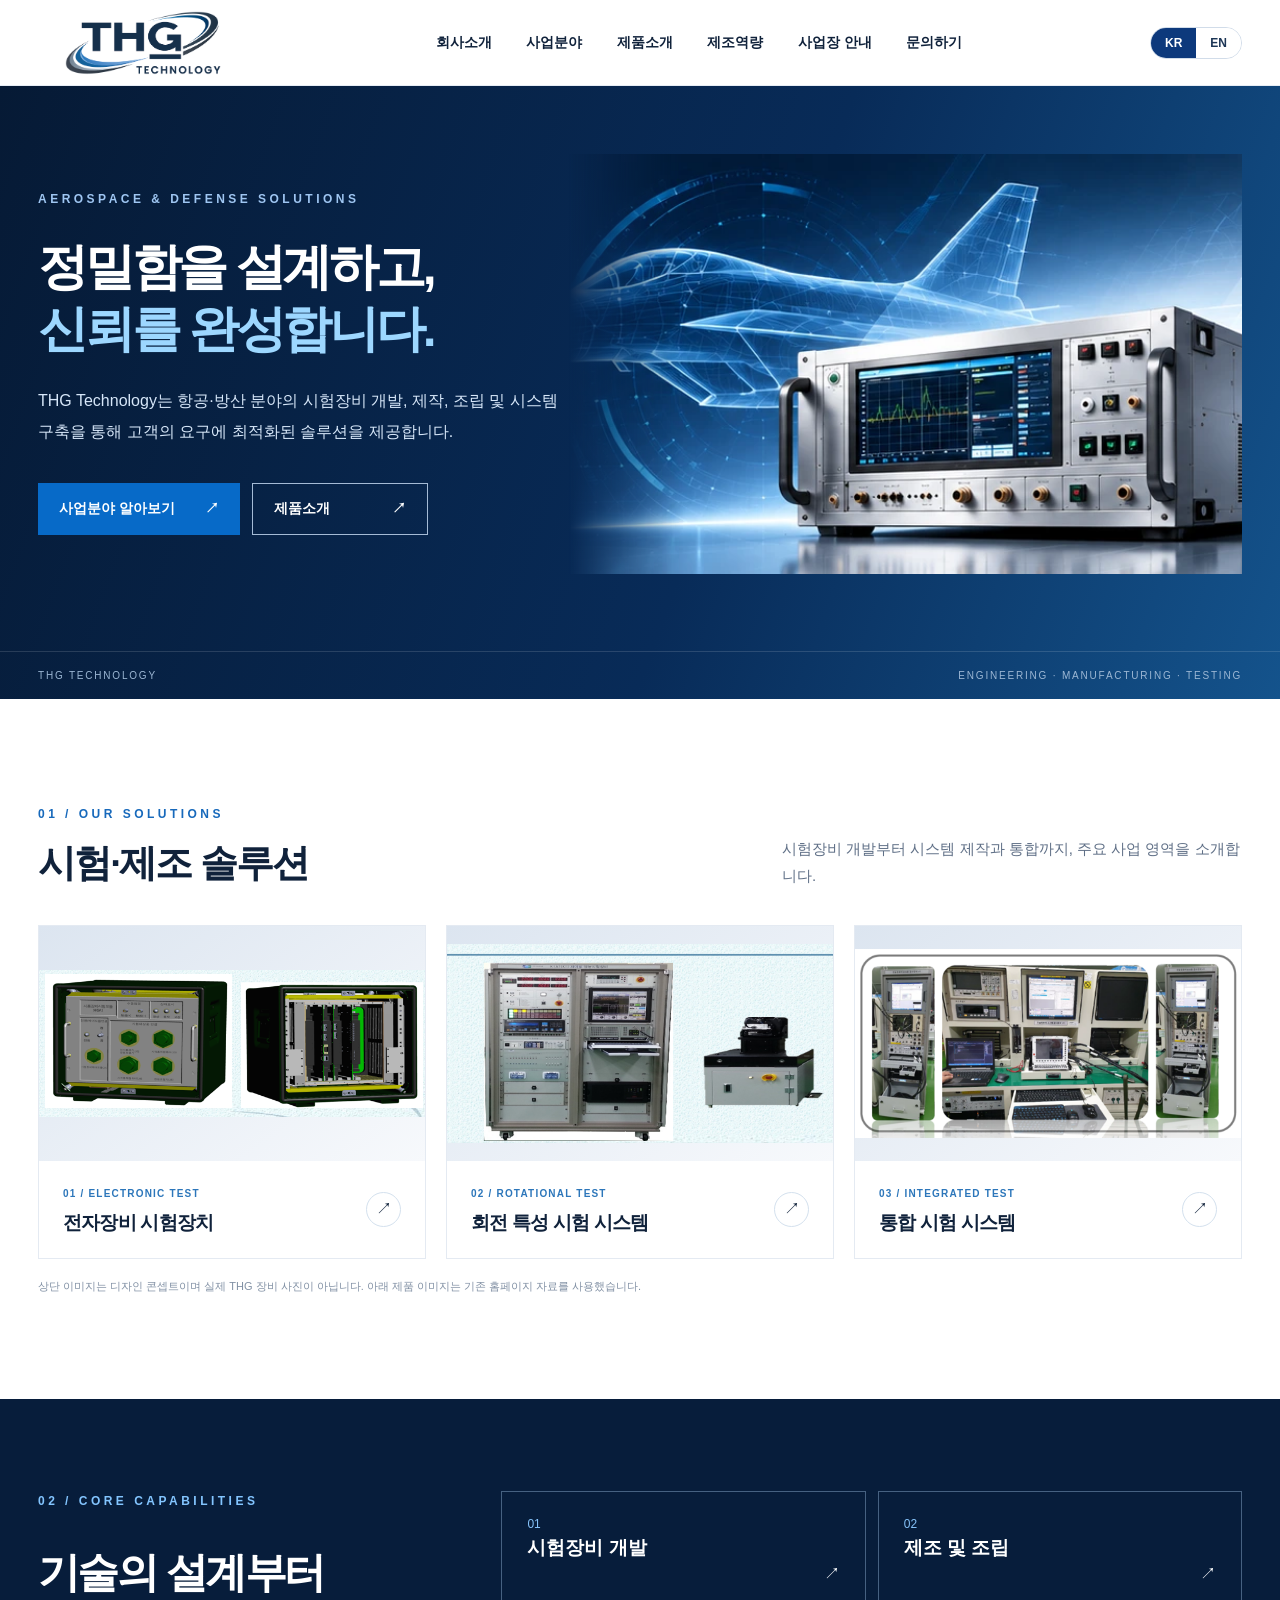
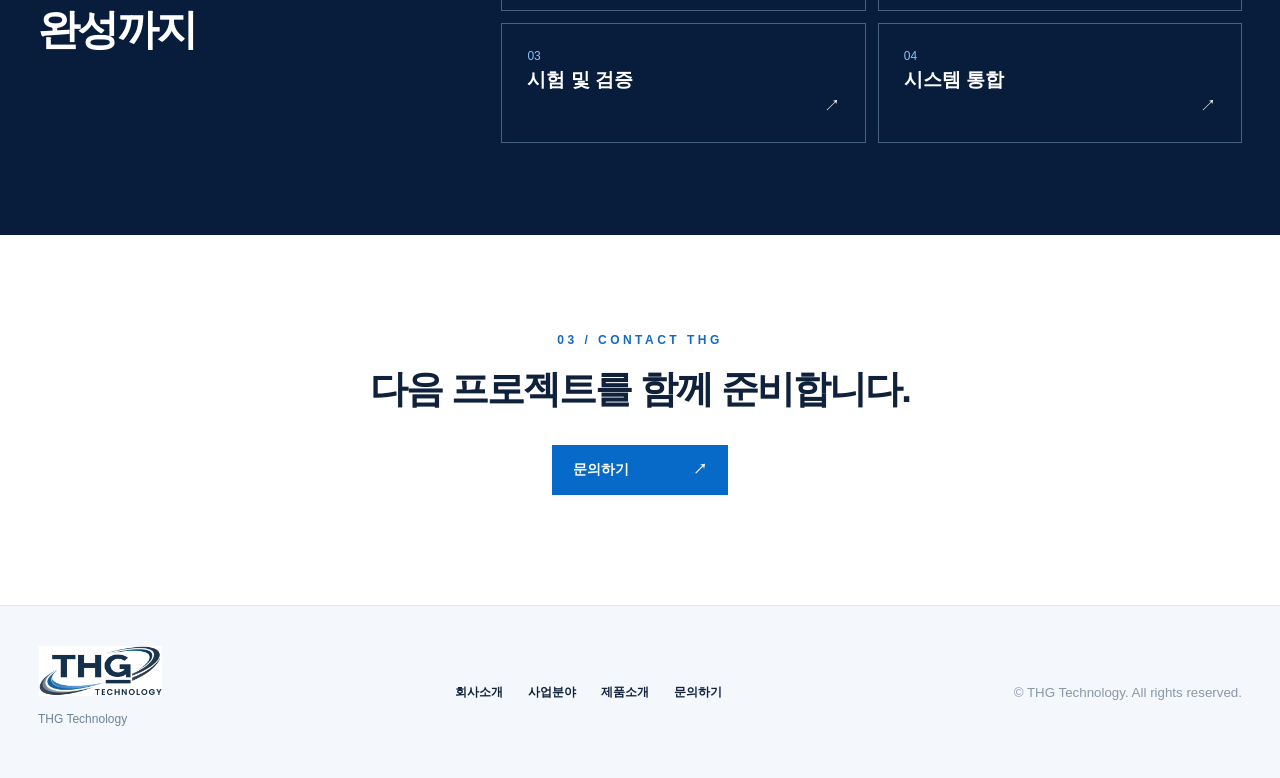
<file: index.html>
<!doctype html><html lang="ko"><head><meta charset="utf-8"><meta name="viewport" content="width=device-width, initial-scale=1"><meta name="description" content="THG Technology | 항공·방산 시험장비 개발 및 제조"><title>THG Technology | Precision & Trust</title><link rel="icon" href="favicon.png"><link rel="stylesheet" href="assets/css/premium-v6.css"></head><body>
<header class="header"><div class="header-inner"><a href="index.html" class="brand" aria-label="THG Technology"><img src="thg-logo.png" alt="THG Technology 원본 로고"></a><nav class="nav" id="nav"><a href="company.html" data-ko="회사소개" data-en="Company">회사소개</a><a href="business.html" data-ko="사업분야" data-en="Business">사업분야</a><a href="products.html" data-ko="제품소개" data-en="Products">제품소개</a><a href="manufacturing.html" data-ko="제조역량" data-en="Capabilities">제조역량</a><a href="locations.html" data-ko="사업장 안내" data-en="Locations">사업장 안내</a><a href="contact.html" data-ko="문의하기" data-en="Contact">문의하기</a></nav><div class="tools"><button class="lang active" data-lang="ko" aria-pressed="true">KR</button><button class="lang" data-lang="en" aria-pressed="false">EN</button><button class="hamburger" id="menu" aria-label="메뉴 열기" aria-expanded="false">☰</button></div></div></header>
<main><section class="hero"><div class="hero-inner"><div class="hero-copy"><div class="eyebrow">AEROSPACE &amp; DEFENSE SOLUTIONS</div><h1 data-ko="정밀함을 설계하고,<br><em>신뢰를 완성합니다.</em>" data-en="Engineered precision.<br><em>Built on trust.</em>">정밀함을 설계하고,<br><em>신뢰를 완성합니다.</em></h1><p data-ko="THG Technology는 항공·방산 분야의 시험장비 개발, 제작, 조립 및 시스템 구축을 통해 고객의 요구에 최적화된 솔루션을 제공합니다." data-en="THG Technology develops, manufactures and integrates test equipment and systems for aerospace and defense applications.">THG Technology는 항공·방산 분야의 시험장비 개발, 제작, 조립 및 시스템 구축을 통해 고객의 요구에 최적화된 솔루션을 제공합니다.</p><div class="hero-actions"><a class="btn primary" href="business.html"><span data-ko="사업분야 알아보기" data-en="Explore business">사업분야 알아보기</span><span>↗</span></a><a class="btn outline" href="products.html"><span data-ko="제품소개" data-en="View products">제품소개</span><span>↗</span></a></div></div><div class="hero-visual" role="img" aria-label="항공기 설계 그래픽과 실버톤 시험장비의 콘셉트 이미지"></div></div><div class="hero-bottom"><span>THG TECHNOLOGY</span><span>ENGINEERING · MANUFACTURING · TESTING</span></div></section>
<section class="solutions section" id="solutions"><div class="section-heading"><div><span class="kicker">01 / OUR SOLUTIONS</span><h2 data-ko="시험·제조 솔루션" data-en="Test &amp; manufacturing solutions">시험·제조 솔루션</h2></div><p data-ko="시험장비 개발부터 시스템 제작과 통합까지, 주요 사업 영역을 소개합니다." data-en="Explore our core capabilities, from test equipment development to system integration.">시험장비 개발부터 시스템 제작과 통합까지, 주요 사업 영역을 소개합니다.</p></div><div class="solution-grid"><a href="product-1.html" class="solution"><div class="photo"><img src="assets/electronic-test.png" alt="전자장비 시험장치 기존 제공 이미지"></div><div class="solution-label"><div><small>01 / ELECTRONIC TEST</small><h3 data-ko="전자장비 시험장치" data-en="Electronic equipment test system">전자장비 시험장치</h3></div><span class="arrow">↗</span></div></a><a href="product-2.html" class="solution"><div class="photo"><img src="assets/rotation-test.png" alt="회전 특성 시험 시스템 기존 제공 이미지"></div><div class="solution-label"><div><small>02 / ROTATIONAL TEST</small><h3 data-ko="회전 특성 시험 시스템" data-en="Rotational characteristics test system">회전 특성 시험 시스템</h3></div><span class="arrow">↗</span></div></a><a href="product-3.html" class="solution"><div class="photo"><img src="assets/integrated-test.png" alt="통합 시험 시스템 기존 제공 이미지"></div><div class="solution-label"><div><small>03 / INTEGRATED TEST</small><h3 data-ko="통합 시험 시스템" data-en="Integrated test system">통합 시험 시스템</h3></div><span class="arrow">↗</span></div></a></div><p class="image-note" data-ko="상단 이미지는 디자인 콘셉트이며 실제 THG 장비 사진이 아닙니다. 아래 제품 이미지는 기존 홈페이지 자료를 사용했습니다." data-en="The hero visual is conceptual, not an actual THG product. Product imagery below comes from the existing website.">상단 이미지는 디자인 콘셉트이며 실제 THG 장비 사진이 아닙니다. 아래 제품 이미지는 기존 홈페이지 자료를 사용했습니다.</p></section>
<section class="capabilities"><div class="cap-inner"><div><span class="kicker">02 / CORE CAPABILITIES</span><h2 data-ko="기술의 설계부터<br>완성까지" data-en="From engineering<br>to delivery">기술의 설계부터<br>완성까지</h2></div><div class="cap-grid"><a href="business.html"><span>01</span><strong data-ko="시험장비 개발" data-en="Test equipment development">시험장비 개발</strong><span>↗</span></a><a href="manufacturing.html"><span>02</span><strong data-ko="제조 및 조립" data-en="Manufacturing &amp; assembly">제조 및 조립</strong><span>↗</span></a><a href="manufacturing.html"><span>03</span><strong data-ko="시험 및 검증" data-en="Testing &amp; verification">시험 및 검증</strong><span>↗</span></a><a href="business.html"><span>04</span><strong data-ko="시스템 통합" data-en="System integration">시스템 통합</strong><span>↗</span></a></div></div></section>
<section class="closing section"><span class="kicker">03 / CONTACT THG</span><h2 data-ko="다음 프로젝트를 함께 준비합니다." data-en="Let's build what comes next.">다음 프로젝트를 함께 준비합니다.</h2><a href="contact.html" class="btn primary"><span data-ko="문의하기" data-en="Contact us">문의하기</span> ↗</a></section></main>
<footer><div><img src="thg-logo.png" alt="THG Technology"><p>THG Technology</p></div><div><a href="company.html" data-ko="회사소개" data-en="Company">회사소개</a><a href="business.html" data-ko="사업분야" data-en="Business">사업분야</a><a href="products.html" data-ko="제품소개" data-en="Products">제품소개</a><a href="contact.html" data-ko="문의하기" data-en="Contact">문의하기</a></div><small>© THG Technology. All rights reserved.</small></footer><script src="assets/js/premium-v6.js"></script></body></html>
</file>
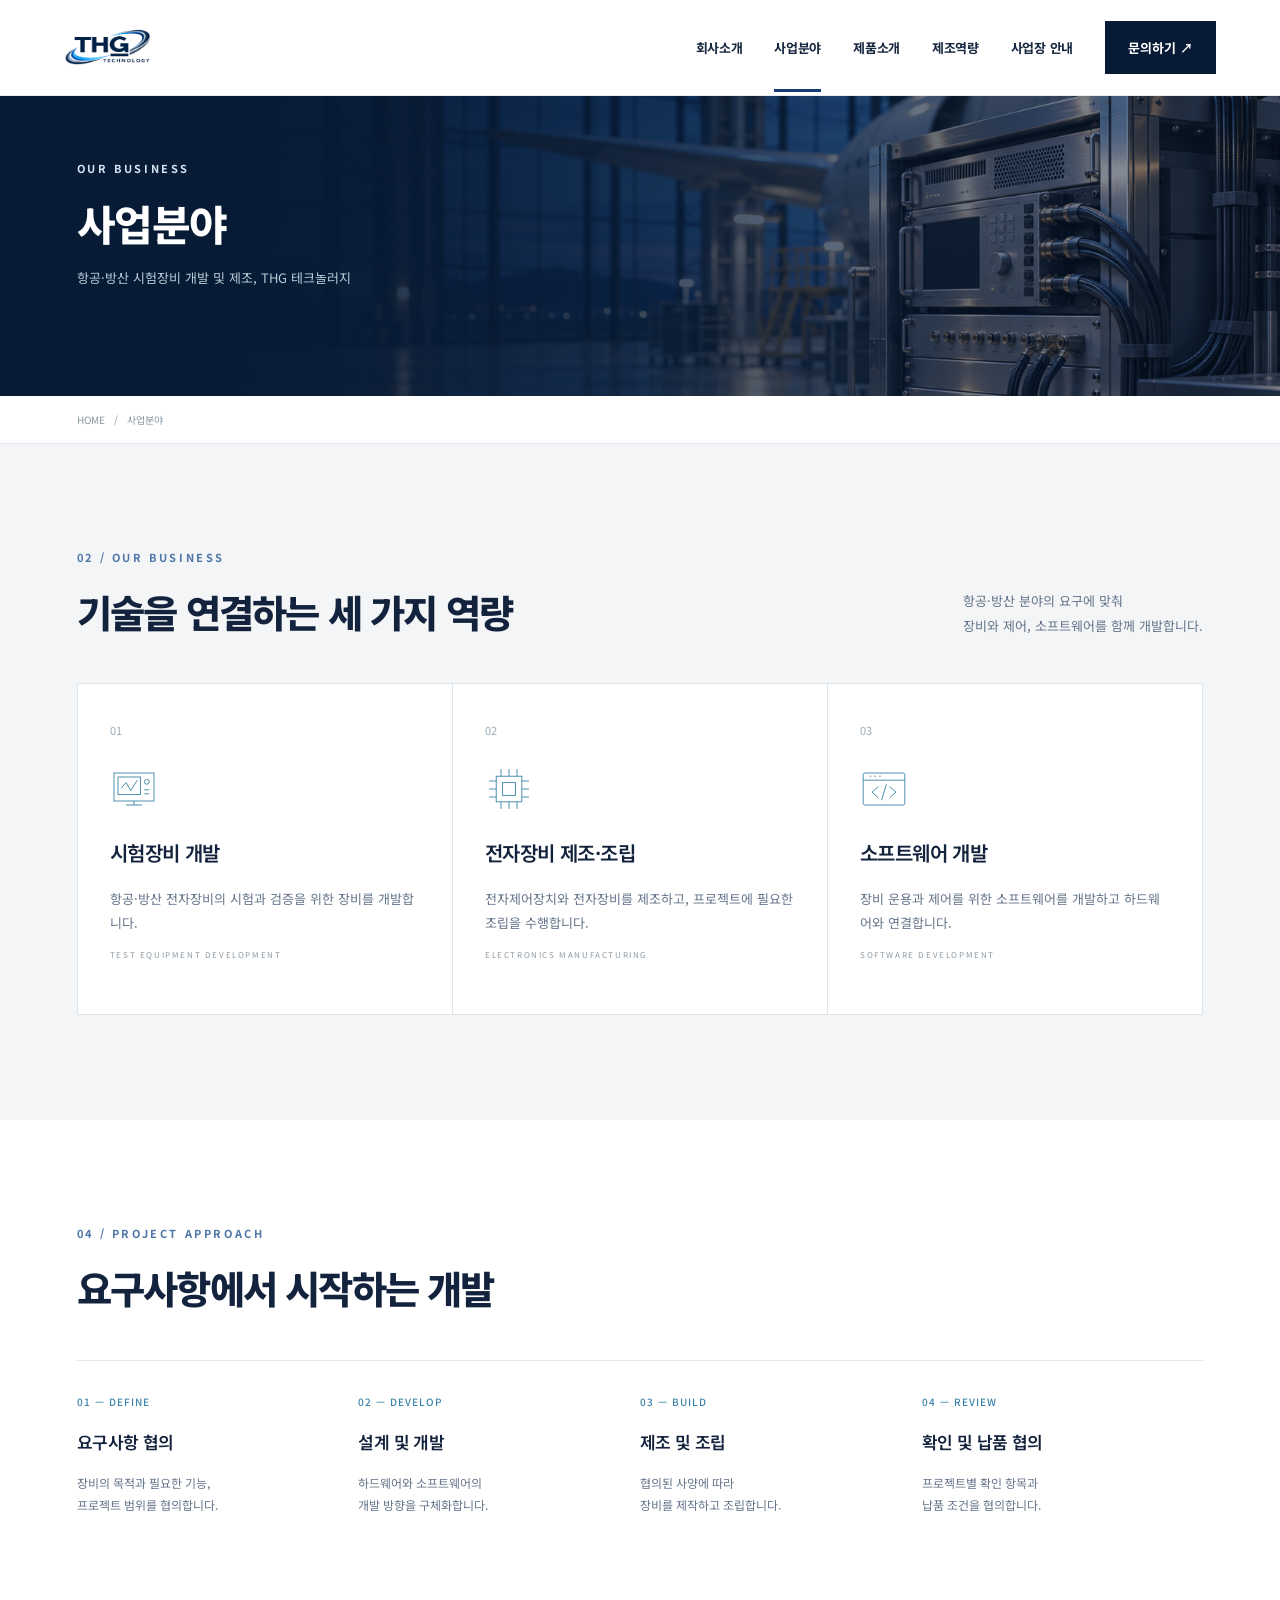
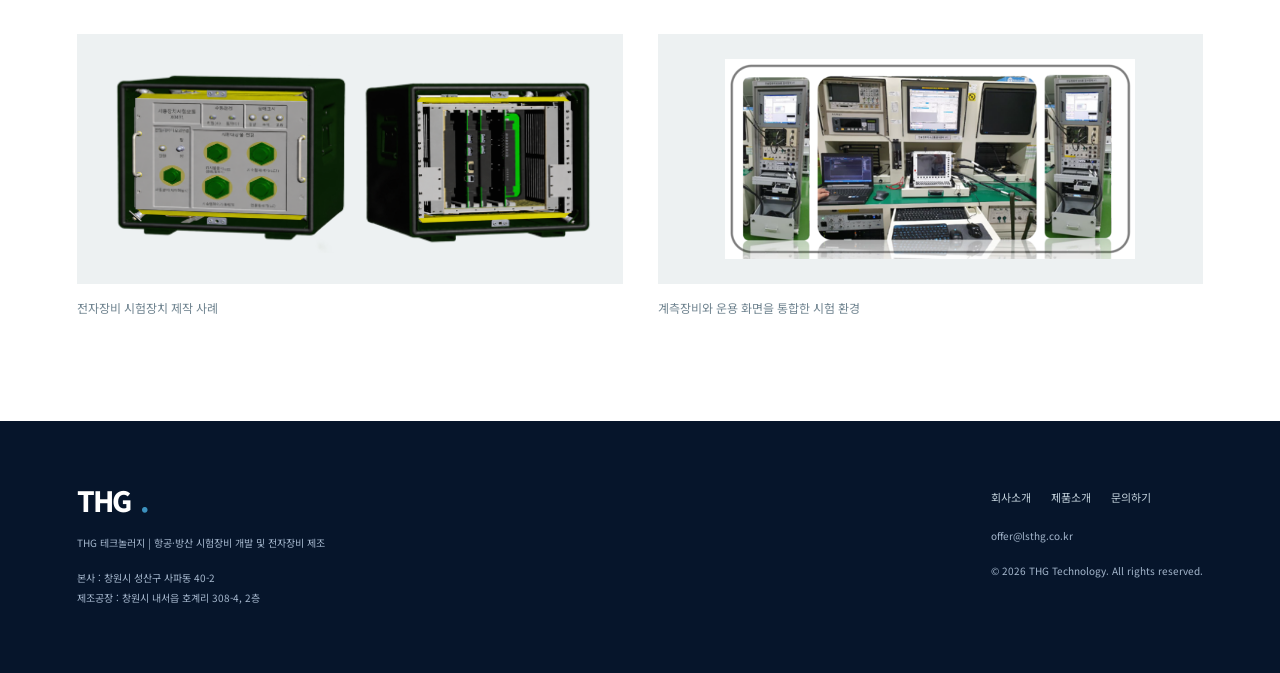
<file: business.html>
<!DOCTYPE html>

<html lang="ko"><head><meta charset="utf-8"/><meta content="width=device-width, initial-scale=1" name="viewport"/><title>사업분야 | THG 테크놀러지</title><meta content="THG 테크놀러지의 사업분야 안내" name="description"/><link href="favicon.png" rel="icon" type="image/png"/><link href="assets/css/fonts.css" rel="stylesheet"/><link href="assets/css/styles.css" rel="stylesheet"/>
<link href="assets/css/corporate-preview.css" rel="stylesheet"/><script defer="" src="assets/js/main.js"></script><link href="assets/css/redesign-v2.css" rel="stylesheet"/></head><body><header><a aria-label="THG 홈" class="brand" href="index.html"><img alt="THG 로고" class="brand-logo" src="favicon.png"/></a><nav id="navigation"><a href="company.html">회사소개</a><a class="active" href="business.html">사업분야</a><a href="products.html">제품소개</a><a href="manufacturing.html">제조역량</a><a href="locations.html">사업장 안내</a><a class="navcontact" href="contact.html">문의하기 ↗</a></nav><button aria-controls="navigation" aria-expanded="false" aria-label="메뉴 열기" class="mobile-toggle">☰</button></header><main><div class="page-banner"><div class="eyebrow">OUR BUSINESS</div><h1>사업분야</h1><p>항공·방산 시험장비 개발 및 제조, THG 테크놀러지</p></div><div class="breadcrumbs"><a href="index.html">HOME</a>   /   사업분야</div><section class="services" id="business"><div class="sectionhead"><div><div class="label">02 / OUR BUSINESS</div><h2>기술을 연결하는 세 가지 역량</h2></div><p>항공·방산 분야의 요구에 맞춰<br/>장비와 제어, 소프트웨어를 함께 개발합니다.</p></div><div class="cards"><article class="card"><span class="num">01</span><br/><svg viewbox="0 0 60 60"><rect height="35" width="50" x="5" y="10"></rect><rect height="22" width="28" x="10" y="15"></rect><path d="M14 29l6-7 6 10 8-13M20 50h20M30 45v5"></path><circle cx="46" cy="21" r="3"></circle><path d="M43 31h6M43 36h6"></path></svg><h3>시험장비 개발</h3><p>항공·방산 전자장비의 시험과 검증을 위한 장비를 개발합니다.</p><div class="en">TEST EQUIPMENT DEVELOPMENT</div></article><article class="card"><span class="num">02</span><br/><svg viewbox="0 0 60 60"><rect height="32" width="32" x="14" y="14"></rect><rect height="16" width="16" x="22" y="22"></rect><path d="M20 5v9m10-9v9m10-9v9M20 46v9m10-9v9m10-9v9M5 20h9M5 30h9M5 40h9M46 20h9M46 30h9M46 40h9"></path></svg><h3>전자장비 제조·조립</h3><p>전자제어장치와 전자장비를 제조하고, 프로젝트에 필요한 조립을 수행합니다.</p><div class="en">ELECTRONICS MANUFACTURING</div></article><article class="card"><span class="num">03</span><br/><svg viewbox="0 0 60 60"><rect height="40" rx="2" width="52" x="4" y="10"></rect><path d="M4 19h52M12 14h2m4 0h2m4 0h2M23 27l-8 7 8 7m14-14l8 7-8 7m-4-17l-6 20"></path></svg><h3>소프트웨어 개발</h3><p>장비 운용과 제어를 위한 소프트웨어를 개발하고 하드웨어와 연결합니다.</p><div class="en">SOFTWARE DEVELOPMENT</div></article></div></section><section><div class="label">04 / PROJECT APPROACH</div><h2>요구사항에서 시작하는 개발</h2><div class="process"><div class="step"><b>01 — DEFINE</b><h3>요구사항 협의</h3><p>장비의 목적과 필요한 기능,<br/>프로젝트 범위를 협의합니다.</p></div><div class="step"><b>02 — DEVELOP</b><h3>설계 및 개발</h3><p>하드웨어와 소프트웨어의<br/>개발 방향을 구체화합니다.</p></div><div class="step"><b>03 — BUILD</b><h3>제조 및 조립</h3><p>협의된 사양에 따라<br/>장비를 제작하고 조립합니다.</p></div><div class="step"><b>04 — REVIEW</b><h3>확인 및 납품 협의</h3><p>프로젝트별 확인 항목과<br/>납품 조건을 협의합니다.</p></div></div></section><section class="company-photo"><div class="product-gallery"><figure><img alt="전자장비 시험장치" decoding="async" src="assets/electronic-test-clean.png"/><figcaption>전자장비 시험장치 제작 사례</figcaption></figure><figure><img alt="통합 시험 시스템" decoding="async" src="assets/integrated-test.png"/><figcaption>계측장비와 운용 화면을 통합한 시험 환경</figcaption></figure></div></section></main><footer><div><a class="brand" href="index.html">THG<i>.</i></a><p>THG 테크놀러지 | 항공·방산 시험장비 개발 및 전자장비 제조</p><p>본사 : 창원시 성산구 사파동 40-2<br/>제조공장 : 창원시 내서읍 호계리 308-4, 2층</p></div><div><div class="footnav"><a href="company.html">회사소개</a><a href="products.html">제품소개</a><a href="contact.html">문의하기</a></div><a href="mailto:offer@lsthg.co.kr">offer@lsthg.co.kr</a><p>© 2026 THG Technology. All rights reserved.</p></div></footer></body></html>
</file>
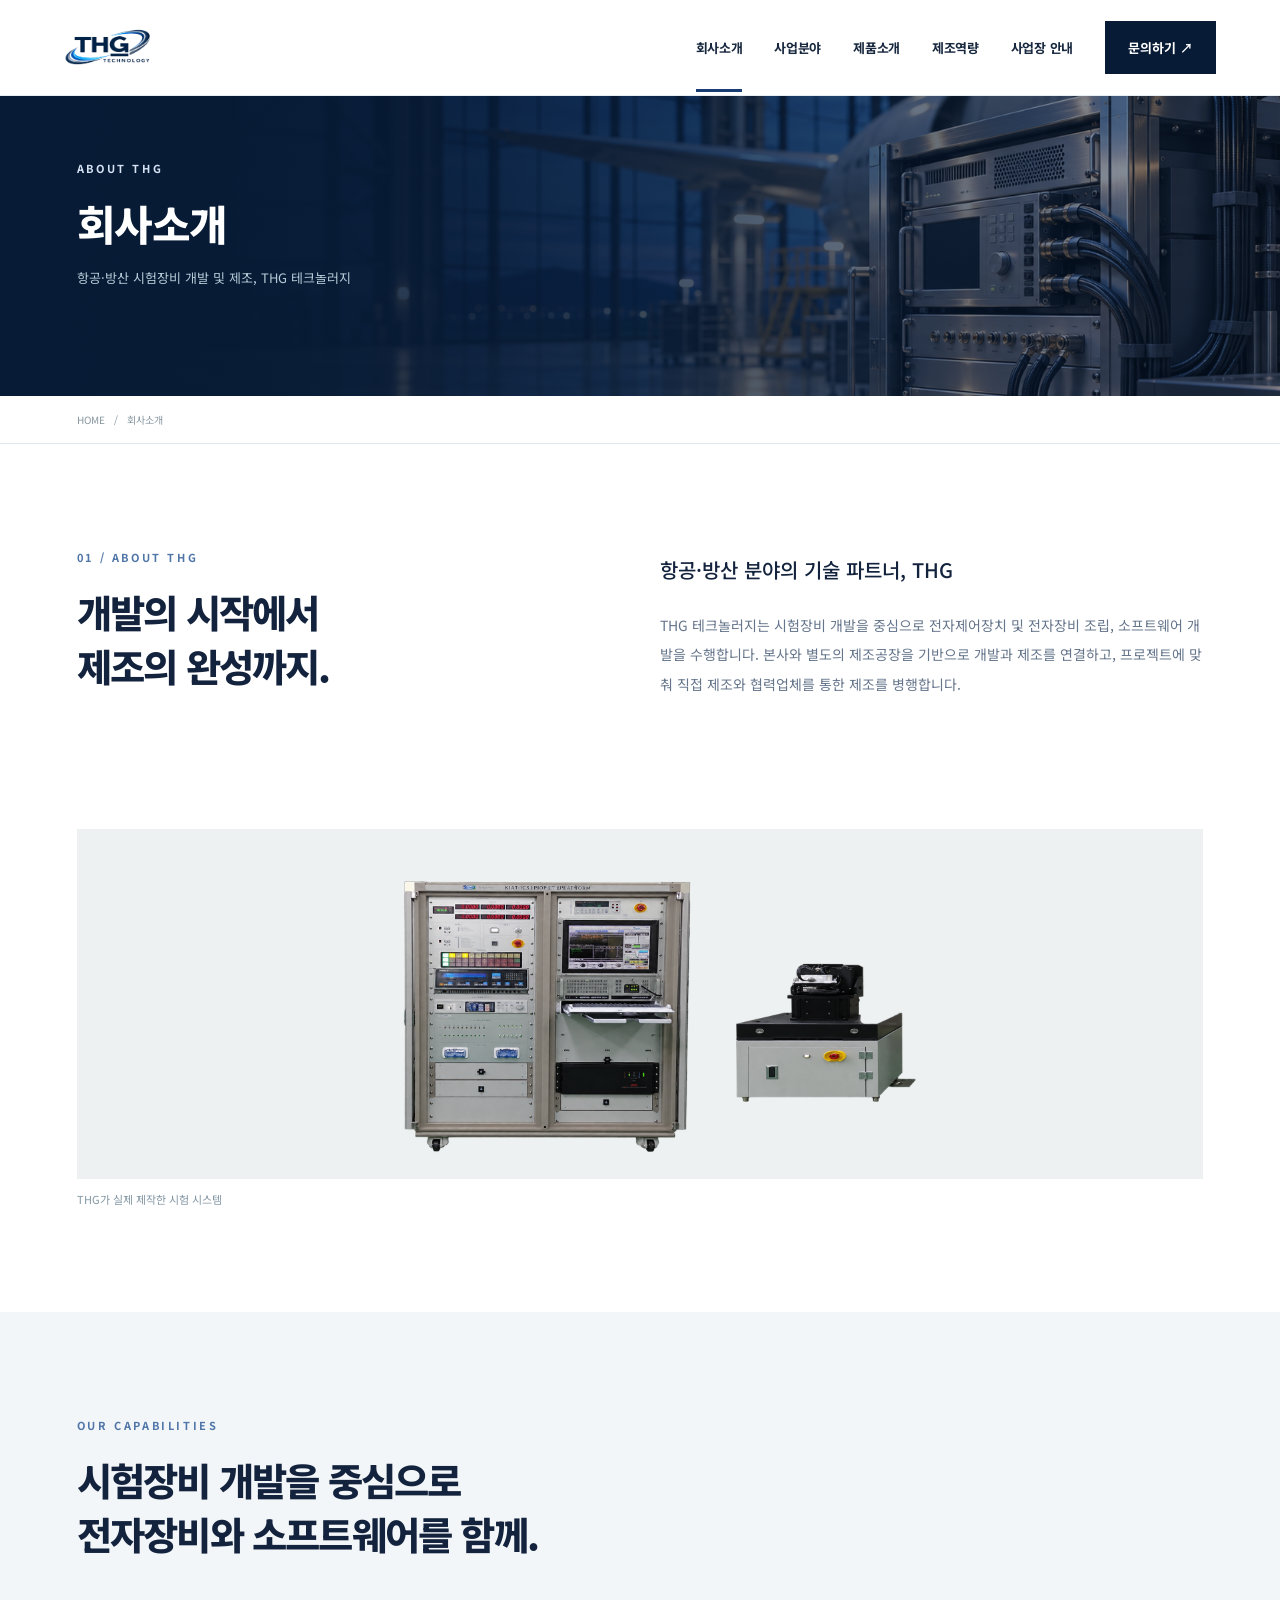
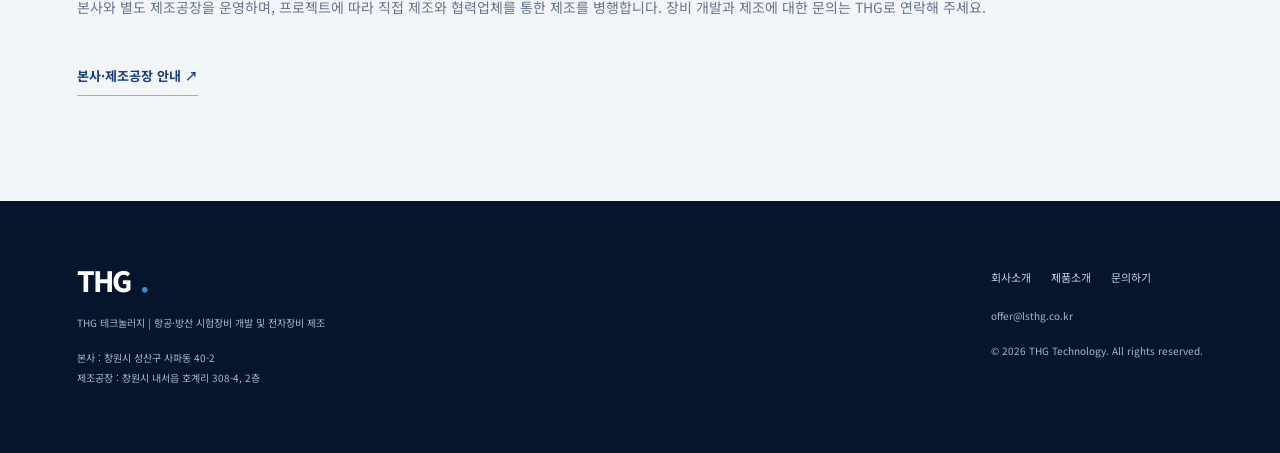
<file: company.html>
<!DOCTYPE html>

<html lang="ko"><head><meta charset="utf-8"/><meta content="width=device-width, initial-scale=1" name="viewport"/><title>회사소개 | THG 테크놀러지</title><meta content="THG 테크놀러지의 회사소개 안내" name="description"/><link href="favicon.png" rel="icon" type="image/png"/><link href="assets/css/fonts.css" rel="stylesheet"/><link href="assets/css/styles.css" rel="stylesheet"/>
<link href="assets/css/corporate-preview.css" rel="stylesheet"/><script defer="" src="assets/js/main.js"></script><link href="assets/css/redesign-v2.css" rel="stylesheet"/></head><body><header><a aria-label="THG 홈" class="brand" href="index.html"><img alt="THG 로고" class="brand-logo" src="favicon.png"/></a><nav id="navigation"><a class="active" href="company.html">회사소개</a><a href="business.html">사업분야</a><a href="products.html">제품소개</a><a href="manufacturing.html">제조역량</a><a href="locations.html">사업장 안내</a><a class="navcontact" href="contact.html">문의하기 ↗</a></nav><button aria-controls="navigation" aria-expanded="false" aria-label="메뉴 열기" class="mobile-toggle">☰</button></header><main><div class="page-banner"><div class="eyebrow">ABOUT THG</div><h1>회사소개</h1><p>항공·방산 시험장비 개발 및 제조, THG 테크놀러지</p></div><div class="breadcrumbs"><a href="index.html">HOME</a>   /   회사소개</div><section class="intro" id="about"><div><div class="label">01 / ABOUT THG</div><h2>개발의 시작에서<br/>제조의 완성까지.</h2></div><div class="copy"><strong>항공·방산 분야의 기술 파트너, THG</strong>THG 테크놀러지는 시험장비 개발을 중심으로 전자제어장치 및 전자장비 조립, 소프트웨어 개발을 수행합니다. 본사와 별도의 제조공장을 기반으로 개발과 제조를 연결하고, 프로젝트에 맞춰 직접 제조와 협력업체를 통한 제조를 병행합니다.</div></section><section class="company-photo"><img alt="THG 제작 시험 콘솔 및 회전 시험장치" decoding="async" src="assets/rotation-test-clean.png"/><div class="caption">THG가 실제 제작한 시험 시스템</div></section><section class="export-style-8418e9189f"><div class="label">OUR CAPABILITIES</div><h2>시험장비 개발을 중심으로<br/>전자장비와 소프트웨어를 함께.</h2><p class="subcopy">본사와 별도 제조공장을 운영하며, 프로젝트에 따라 직접 제조와 협력업체를 통한 제조를 병행합니다. 장비 개발과 제조에 대한 문의는 THG로 연락해 주세요.</p><a class="back" href="locations.html">본사·제조공장 안내 ↗</a></section></main><footer><div><a class="brand" href="index.html">THG<i>.</i></a><p>THG 테크놀러지 | 항공·방산 시험장비 개발 및 전자장비 제조</p><p>본사 : 창원시 성산구 사파동 40-2<br/>제조공장 : 창원시 내서읍 호계리 308-4, 2층</p></div><div><div class="footnav"><a href="company.html">회사소개</a><a href="products.html">제품소개</a><a href="contact.html">문의하기</a></div><a href="mailto:offer@lsthg.co.kr">offer@lsthg.co.kr</a><p>© 2026 THG Technology. All rights reserved.</p></div></footer></body></html>
</file>
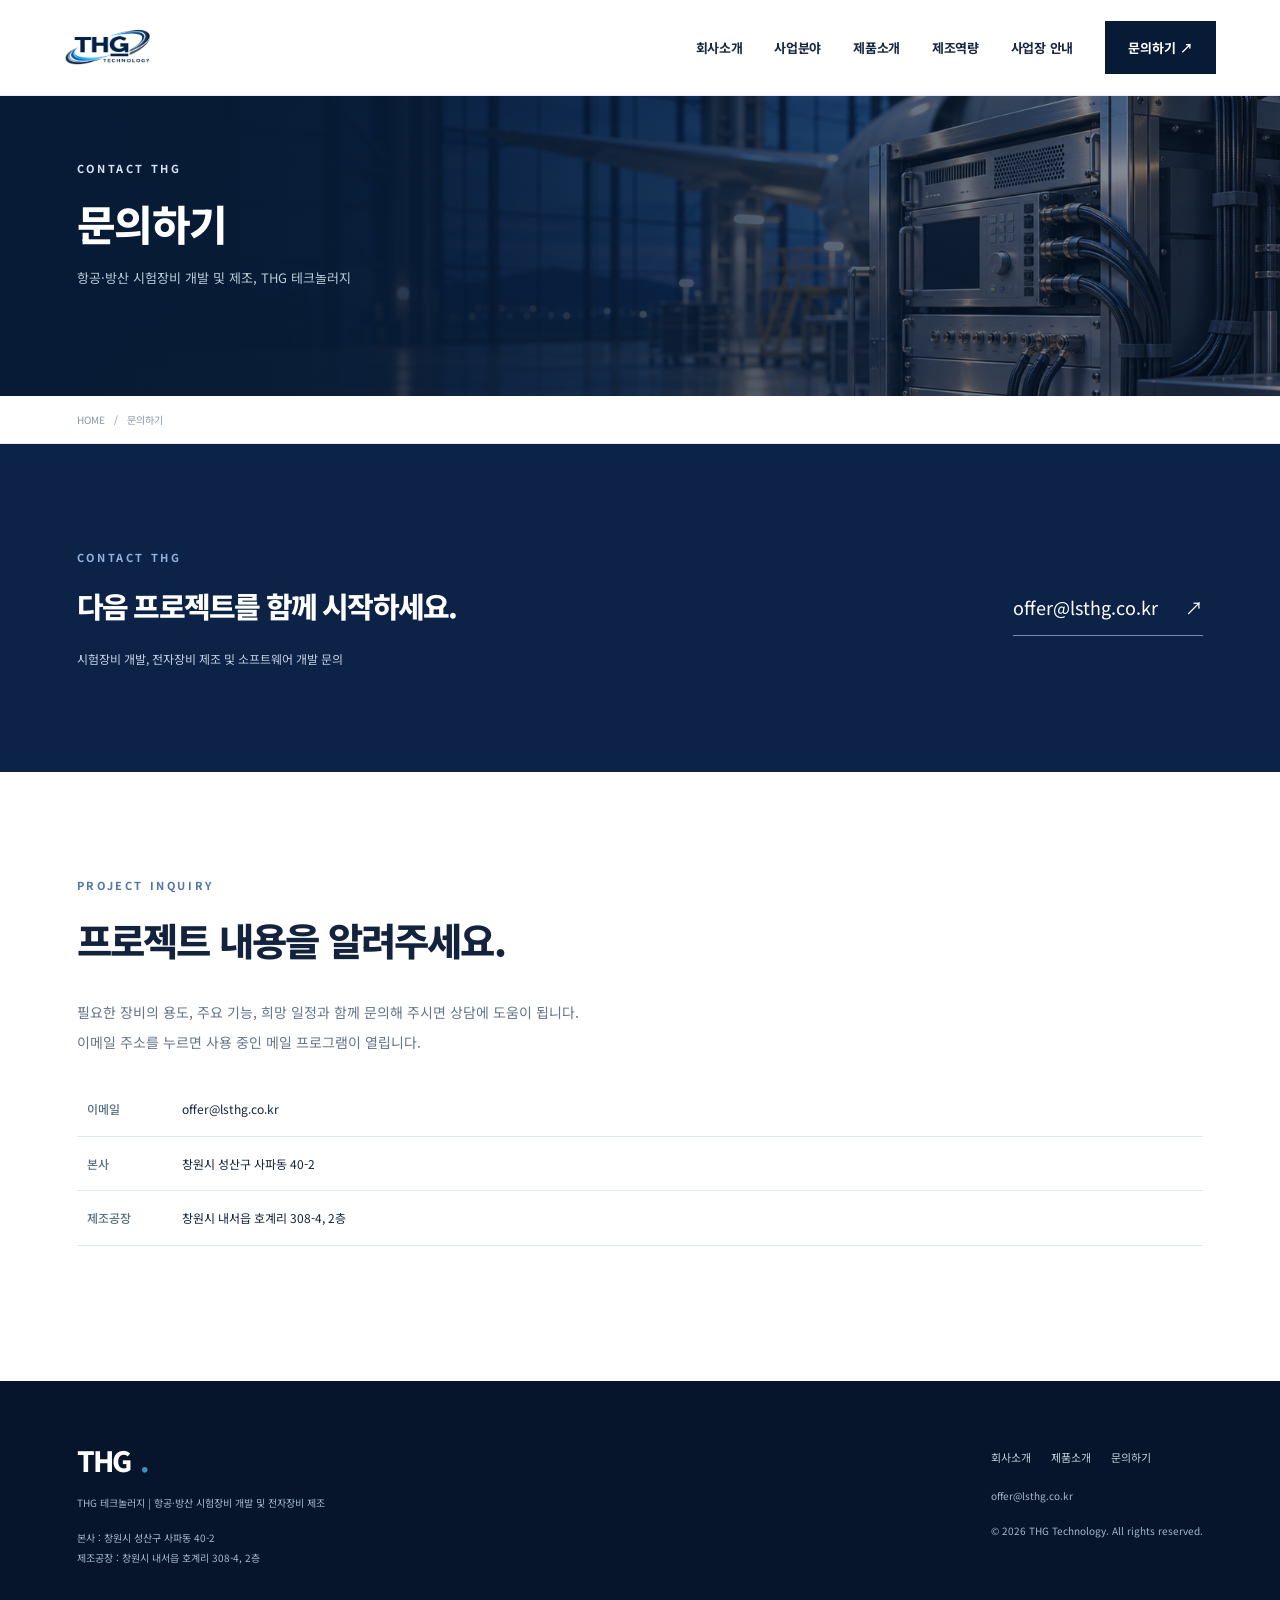
<file: contact.html>
<!DOCTYPE html>

<html lang="ko"><head><meta charset="utf-8"/><meta content="width=device-width, initial-scale=1" name="viewport"/><title>문의하기 | THG 테크놀러지</title><meta content="THG 테크놀러지의 문의하기 안내" name="description"/><link href="favicon.png" rel="icon" type="image/png"/><link href="assets/css/fonts.css" rel="stylesheet"/><link href="assets/css/styles.css" rel="stylesheet"/>
<link href="assets/css/corporate-preview.css" rel="stylesheet"/><script defer="" src="assets/js/main.js"></script><link href="assets/css/redesign-v2.css" rel="stylesheet"/></head><body><header><a aria-label="THG 홈" class="brand" href="index.html"><img alt="THG 로고" class="brand-logo" src="favicon.png"/></a><nav id="navigation"><a href="company.html">회사소개</a><a href="business.html">사업분야</a><a href="products.html">제품소개</a><a href="manufacturing.html">제조역량</a><a href="locations.html">사업장 안내</a><a class="navcontact" href="contact.html">문의하기 ↗</a></nav><button aria-controls="navigation" aria-expanded="false" aria-label="메뉴 열기" class="mobile-toggle">☰</button></header><main><div class="page-banner"><div class="eyebrow">CONTACT THG</div><h1>문의하기</h1><p>항공·방산 시험장비 개발 및 제조, THG 테크놀러지</p></div><div class="breadcrumbs"><a href="index.html">HOME</a>   /   문의하기</div><section class="contact" id="contact"><div><div class="label">CONTACT THG</div><h2>다음 프로젝트를 함께 시작하세요.</h2><p>시험장비 개발, 전자장비 제조 및 소프트웨어 개발 문의</p></div><a href="mailto:offer@lsthg.co.kr">offer@lsthg.co.kr <span>↗</span></a></section><section><div class="label">PROJECT INQUIRY</div><h2>프로젝트 내용을 알려주세요.</h2><p class="subcopy">필요한 장비의 용도, 주요 기능, 희망 일정과 함께 문의해 주시면 상담에 도움이 됩니다.<br/>이메일 주소를 누르면 사용 중인 메일 프로그램이 열립니다.</p><table class="specs"><tr><th>이메일</th><td><a href="mailto:offer@lsthg.co.kr">offer@lsthg.co.kr</a></td></tr><tr><th>본사</th><td>창원시 성산구 사파동 40-2</td></tr><tr><th>제조공장</th><td>창원시 내서읍 호계리 308-4, 2층</td></tr></table></section></main><footer><div><a class="brand" href="index.html">THG<i>.</i></a><p>THG 테크놀러지 | 항공·방산 시험장비 개발 및 전자장비 제조</p><p>본사 : 창원시 성산구 사파동 40-2<br/>제조공장 : 창원시 내서읍 호계리 308-4, 2층</p></div><div><div class="footnav"><a href="company.html">회사소개</a><a href="products.html">제품소개</a><a href="contact.html">문의하기</a></div><a href="mailto:offer@lsthg.co.kr">offer@lsthg.co.kr</a><p>© 2026 THG Technology. All rights reserved.</p></div></footer></body></html>
</file>
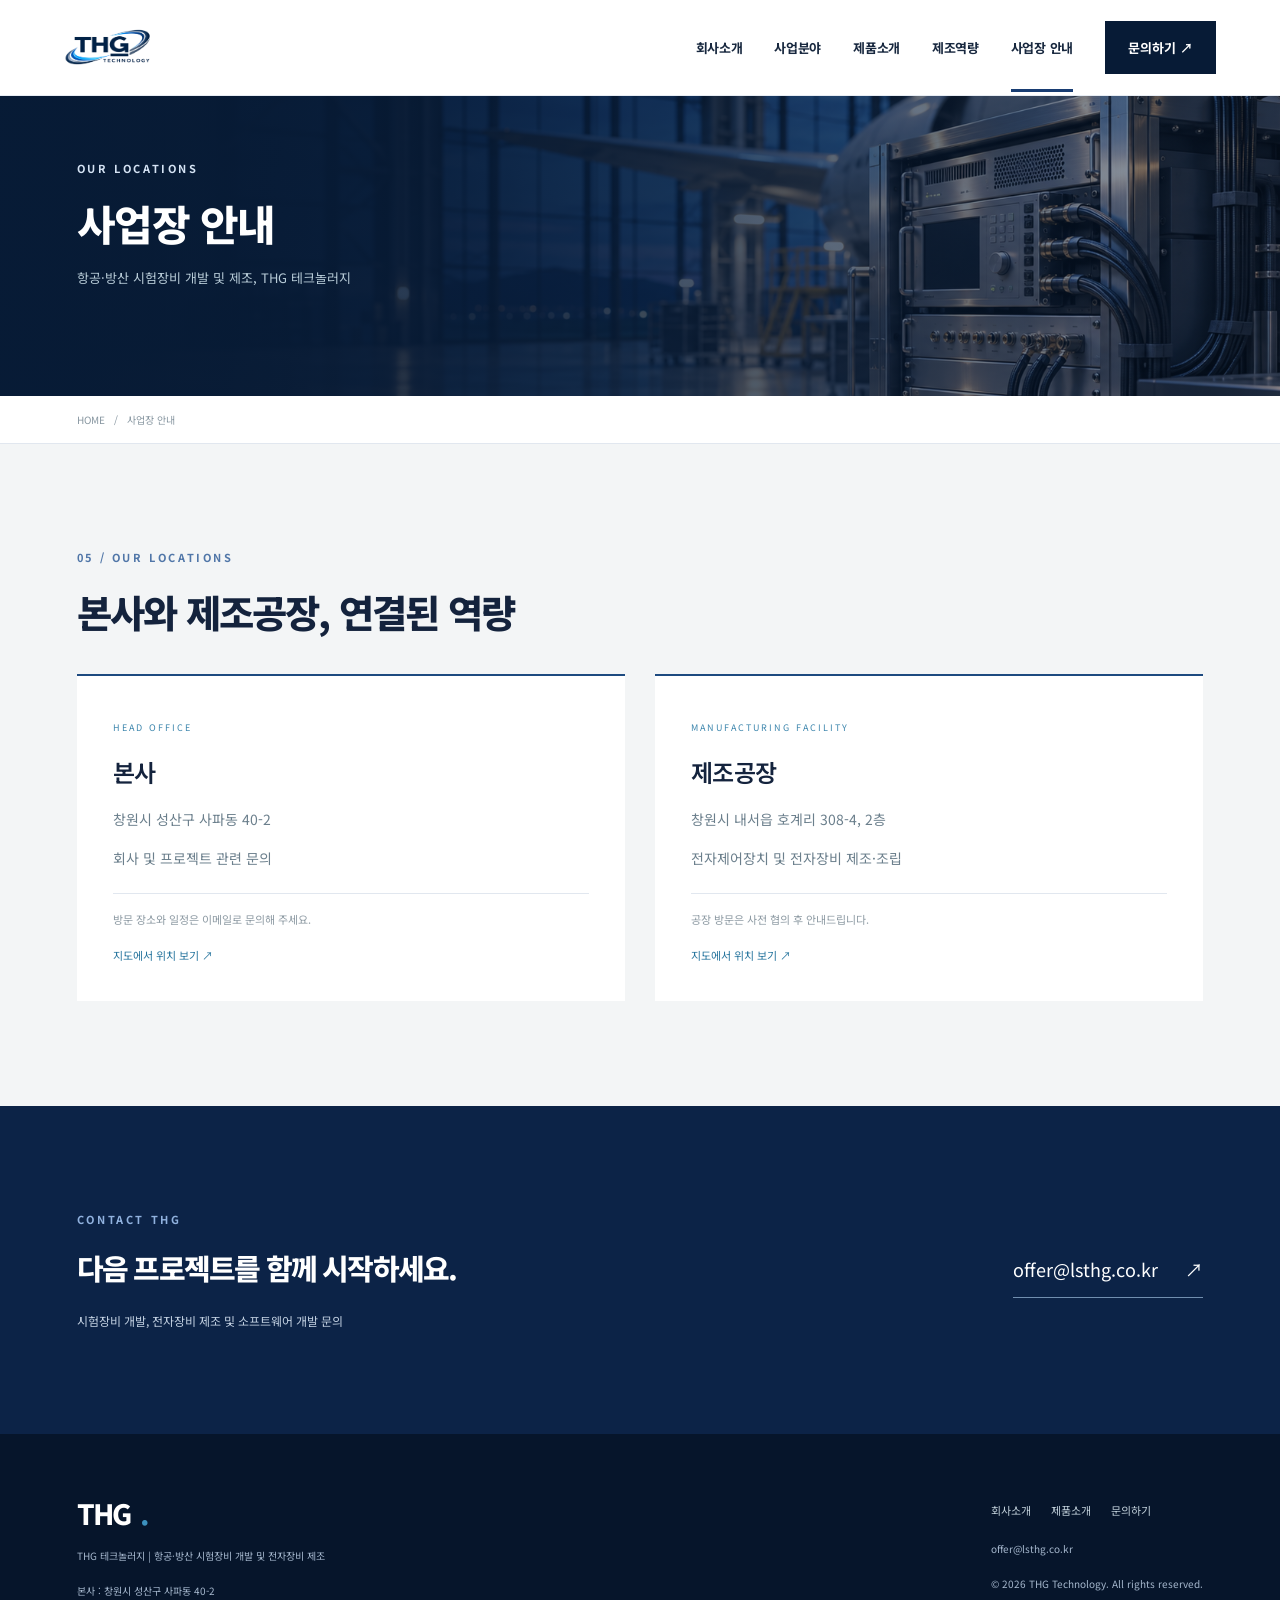
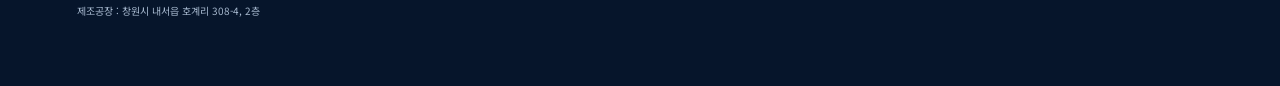
<file: locations.html>
<!DOCTYPE html>

<html lang="ko"><head><meta charset="utf-8"/><meta content="width=device-width, initial-scale=1" name="viewport"/><title>사업장 안내 | THG 테크놀러지</title><meta content="THG 테크놀러지의 사업장 안내 안내" name="description"/><link href="favicon.png" rel="icon" type="image/png"/><link href="assets/css/fonts.css" rel="stylesheet"/><link href="assets/css/styles.css" rel="stylesheet"/>
<link href="assets/css/corporate-preview.css" rel="stylesheet"/><script defer="" src="assets/js/main.js"></script><link href="assets/css/redesign-v2.css" rel="stylesheet"/></head><body><header><a aria-label="THG 홈" class="brand" href="index.html"><img alt="THG 로고" class="brand-logo" src="favicon.png"/></a><nav id="navigation"><a href="company.html">회사소개</a><a href="business.html">사업분야</a><a href="products.html">제품소개</a><a href="manufacturing.html">제조역량</a><a class="active" href="locations.html">사업장 안내</a><a class="navcontact" href="contact.html">문의하기 ↗</a></nav><button aria-controls="navigation" aria-expanded="false" aria-label="메뉴 열기" class="mobile-toggle">☰</button></header><main><div class="page-banner"><div class="eyebrow">OUR LOCATIONS</div><h1>사업장 안내</h1><p>항공·방산 시험장비 개발 및 제조, THG 테크놀러지</p></div><div class="breadcrumbs"><a href="index.html">HOME</a>   /   사업장 안내</div><section class="locations" id="locations"><div class="label">05 / OUR LOCATIONS</div><h2>본사와 제조공장, 연결된 역량</h2><div class="location-grid"><article class="location"><small>HEAD OFFICE</small><h3>본사</h3><p>창원시 성산구 사파동 40-2</p><p>회사 및 프로젝트 관련 문의</p><div class="note">방문 장소와 일정은 이메일로 문의해 주세요.</div><a class="maplink" href="https://map.naver.com/p/search/%EC%B0%BD%EC%9B%90%EC%8B%9C%20%EC%84%B1%EC%82%B0%EA%B5%AC%20%EC%82%AC%ED%8C%8C%EB%8F%99%2040-2" rel="noopener noreferrer" target="_blank">지도에서 위치 보기 ↗</a></article><article class="location"><small>MANUFACTURING FACILITY</small><h3>제조공장</h3><p>창원시 내서읍 호계리 308-4, 2층</p><p>전자제어장치 및 전자장비 제조·조립</p><div class="note">공장 방문은 사전 협의 후 안내드립니다.</div><a class="maplink" href="https://map.naver.com/p/search/%EC%B0%BD%EC%9B%90%EC%8B%9C%20%EB%82%B4%EC%84%9C%EC%9D%8D%20%ED%98%B8%EA%B3%84%EB%A6%AC%20308-4" rel="noopener noreferrer" target="_blank">지도에서 위치 보기 ↗</a></article></div></section><section class="contact" id="contact"><div><div class="label">CONTACT THG</div><h2>다음 프로젝트를 함께 시작하세요.</h2><p>시험장비 개발, 전자장비 제조 및 소프트웨어 개발 문의</p></div><a href="mailto:offer@lsthg.co.kr">offer@lsthg.co.kr <span>↗</span></a></section></main><footer><div><a class="brand" href="index.html">THG<i>.</i></a><p>THG 테크놀러지 | 항공·방산 시험장비 개발 및 전자장비 제조</p><p>본사 : 창원시 성산구 사파동 40-2<br/>제조공장 : 창원시 내서읍 호계리 308-4, 2층</p></div><div><div class="footnav"><a href="company.html">회사소개</a><a href="products.html">제품소개</a><a href="contact.html">문의하기</a></div><a href="mailto:offer@lsthg.co.kr">offer@lsthg.co.kr</a><p>© 2026 THG Technology. All rights reserved.</p></div></footer></body></html>
</file>
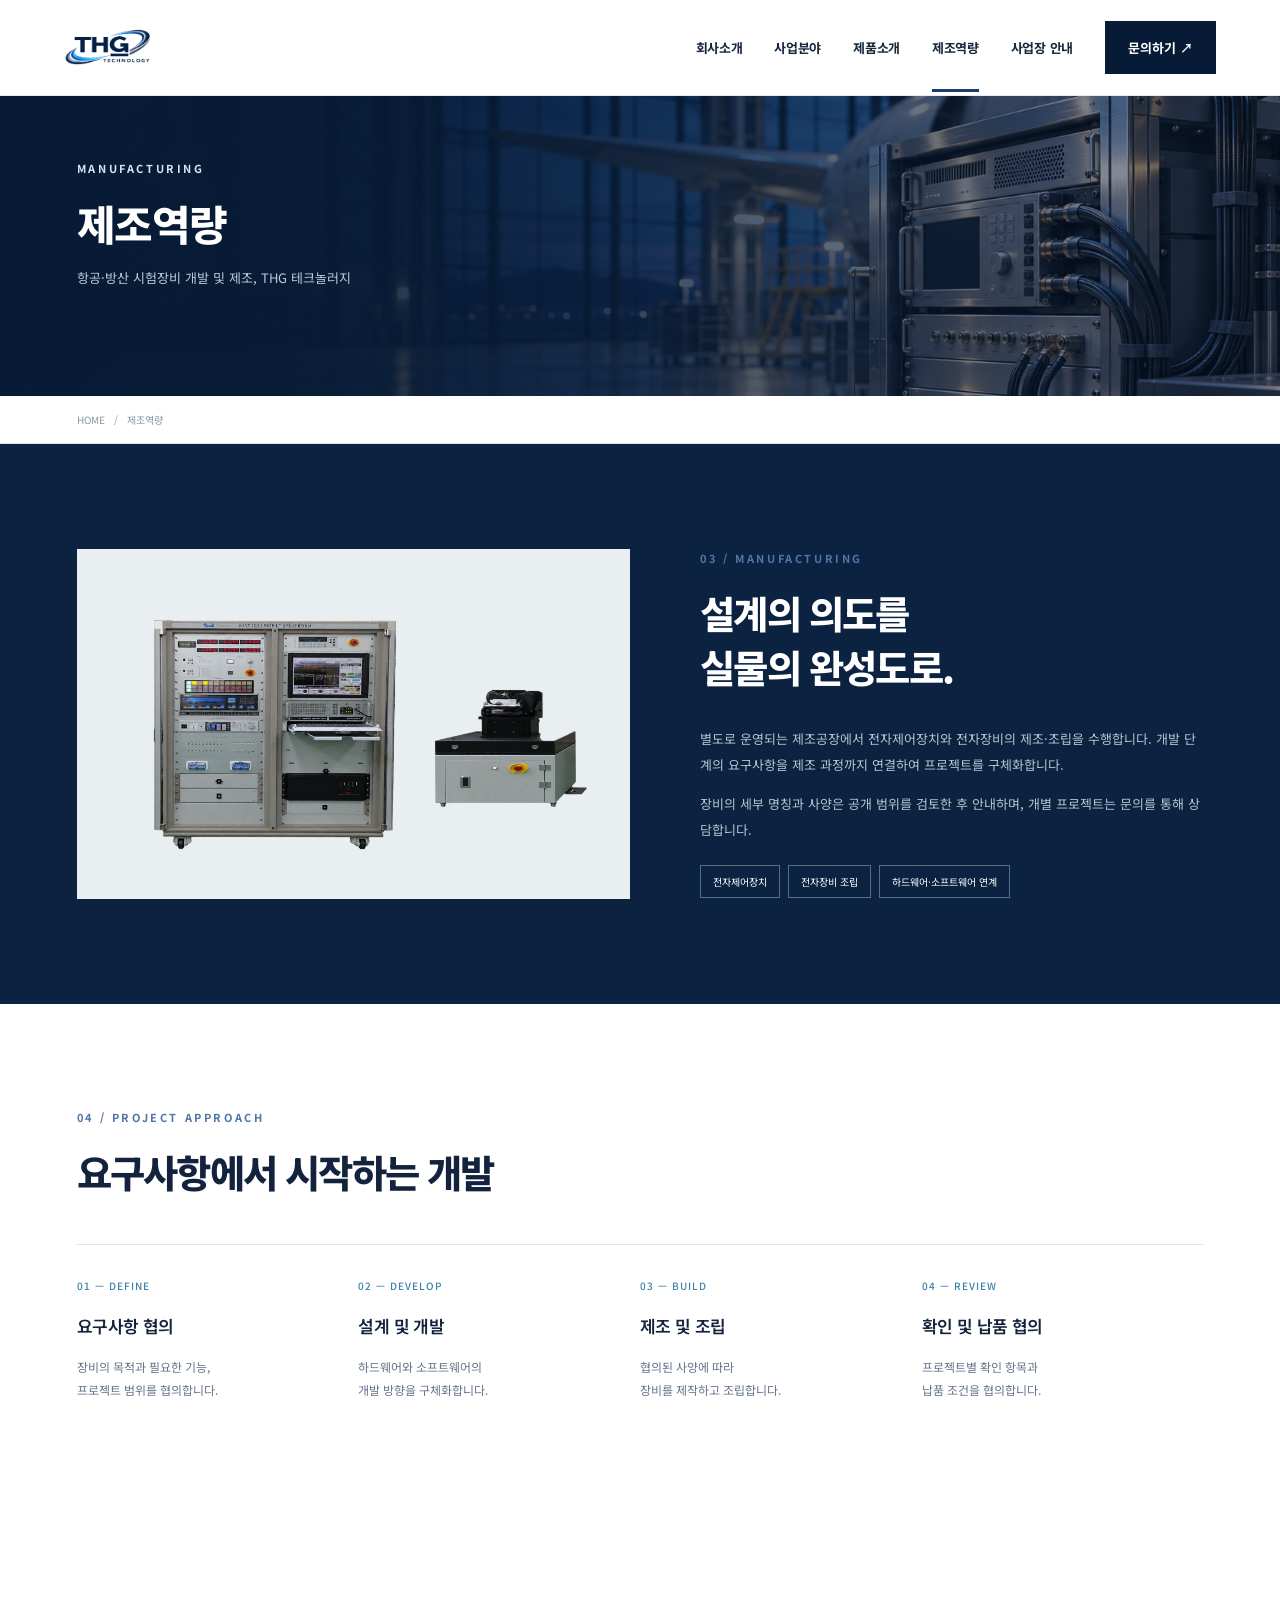
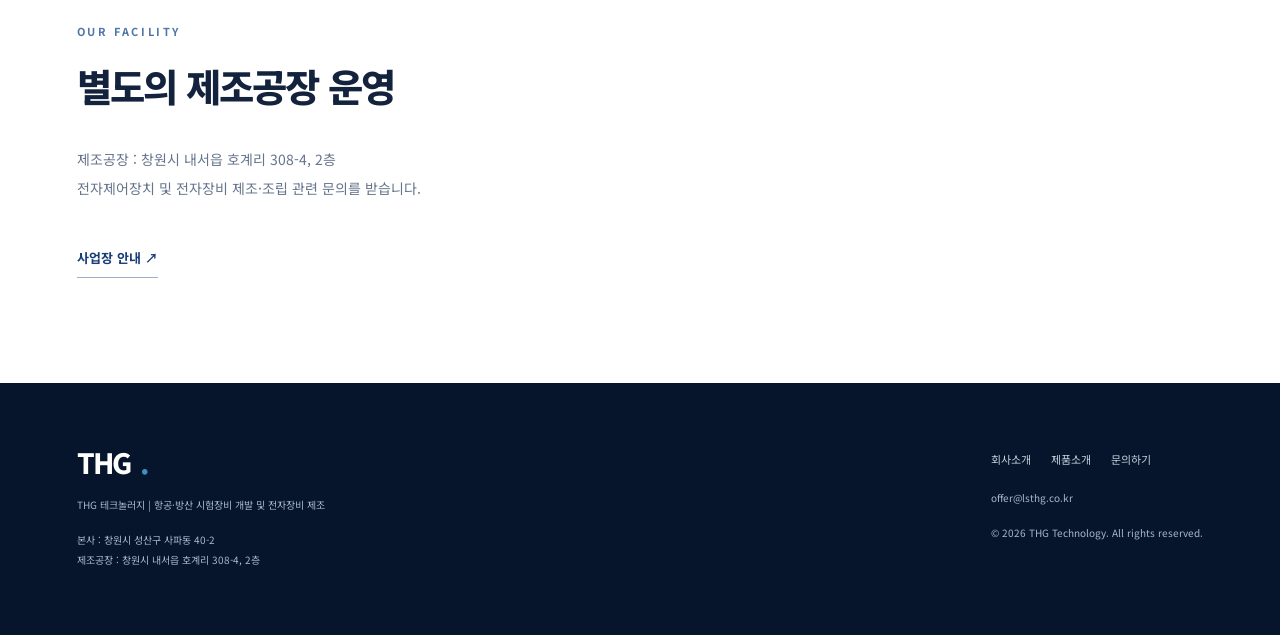
<file: manufacturing.html>
<!DOCTYPE html>

<html lang="ko"><head><meta charset="utf-8"/><meta content="width=device-width, initial-scale=1" name="viewport"/><title>제조역량 | THG 테크놀러지</title><meta content="THG 테크놀러지의 제조역량 안내" name="description"/><link href="favicon.png" rel="icon" type="image/png"/><link href="assets/css/fonts.css" rel="stylesheet"/><link href="assets/css/styles.css" rel="stylesheet"/>
<link href="assets/css/corporate-preview.css" rel="stylesheet"/><script defer="" src="assets/js/main.js"></script><link href="assets/css/redesign-v2.css" rel="stylesheet"/></head><body><header><a aria-label="THG 홈" class="brand" href="index.html"><img alt="THG 로고" class="brand-logo" src="favicon.png"/></a><nav id="navigation"><a href="company.html">회사소개</a><a href="business.html">사업분야</a><a href="products.html">제품소개</a><a class="active" href="manufacturing.html">제조역량</a><a href="locations.html">사업장 안내</a><a class="navcontact" href="contact.html">문의하기 ↗</a></nav><button aria-controls="navigation" aria-expanded="false" aria-label="메뉴 열기" class="mobile-toggle">☰</button></header><main><div class="page-banner"><div class="eyebrow">MANUFACTURING</div><h1>제조역량</h1><p>항공·방산 시험장비 개발 및 제조, THG 테크놀러지</p></div><div class="breadcrumbs"><a href="index.html">HOME</a>   /   제조역량</div><section class="manufacture" id="manufacturing"><div class="equipment"><img alt="THG 실제 제작 시험장비" class="export-style-02a59a345f" decoding="async" src="assets/rotation-test-clean.png"/></div><div><div class="label">03 / MANUFACTURING</div><h2>설계의 의도를<br/>실물의 완성도로.</h2><p>별도로 운영되는 제조공장에서 전자제어장치와 전자장비의 제조·조립을 수행합니다. 개발 단계의 요구사항을 제조 과정까지 연결하여 프로젝트를 구체화합니다.</p><p>장비의 세부 명칭과 사양은 공개 범위를 검토한 후 안내하며, 개별 프로젝트는 문의를 통해 상담합니다.</p><div class="tags"><span>전자제어장치</span><span>전자장비 조립</span><span>하드웨어·소프트웨어 연계</span></div></div></section><section><div class="label">04 / PROJECT APPROACH</div><h2>요구사항에서 시작하는 개발</h2><div class="process"><div class="step"><b>01 — DEFINE</b><h3>요구사항 협의</h3><p>장비의 목적과 필요한 기능,<br/>프로젝트 범위를 협의합니다.</p></div><div class="step"><b>02 — DEVELOP</b><h3>설계 및 개발</h3><p>하드웨어와 소프트웨어의<br/>개발 방향을 구체화합니다.</p></div><div class="step"><b>03 — BUILD</b><h3>제조 및 조립</h3><p>협의된 사양에 따라<br/>장비를 제작하고 조립합니다.</p></div><div class="step"><b>04 — REVIEW</b><h3>확인 및 납품 협의</h3><p>프로젝트별 확인 항목과<br/>납품 조건을 협의합니다.</p></div></div></section><section><div class="label">OUR FACILITY</div><h2>별도의 제조공장 운영</h2><p class="subcopy">제조공장 : 창원시 내서읍 호계리 308-4, 2층<br/>전자제어장치 및 전자장비 제조·조립 관련 문의를 받습니다.</p><a class="back" href="locations.html">사업장 안내 ↗</a></section></main><footer><div><a class="brand" href="index.html">THG<i>.</i></a><p>THG 테크놀러지 | 항공·방산 시험장비 개발 및 전자장비 제조</p><p>본사 : 창원시 성산구 사파동 40-2<br/>제조공장 : 창원시 내서읍 호계리 308-4, 2층</p></div><div><div class="footnav"><a href="company.html">회사소개</a><a href="products.html">제품소개</a><a href="contact.html">문의하기</a></div><a href="mailto:offer@lsthg.co.kr">offer@lsthg.co.kr</a><p>© 2026 THG Technology. All rights reserved.</p></div></footer></body></html>
</file>
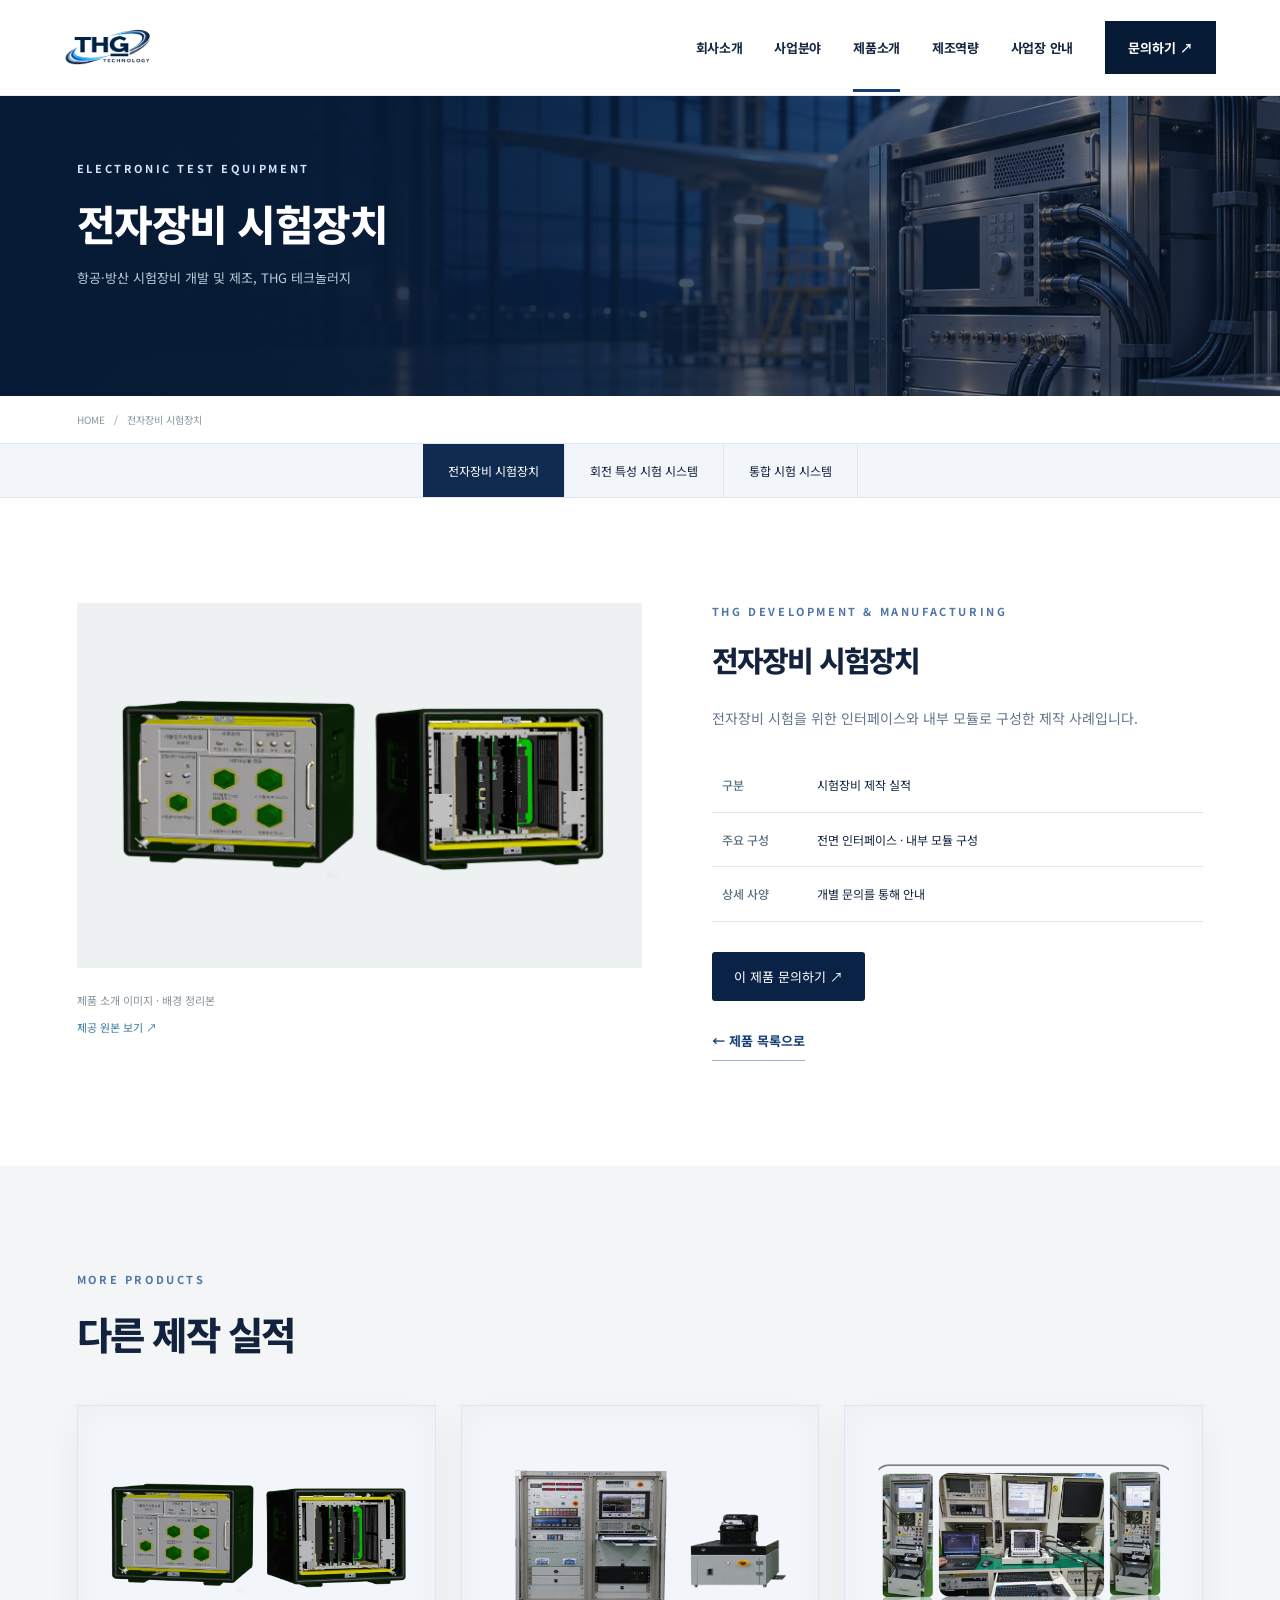
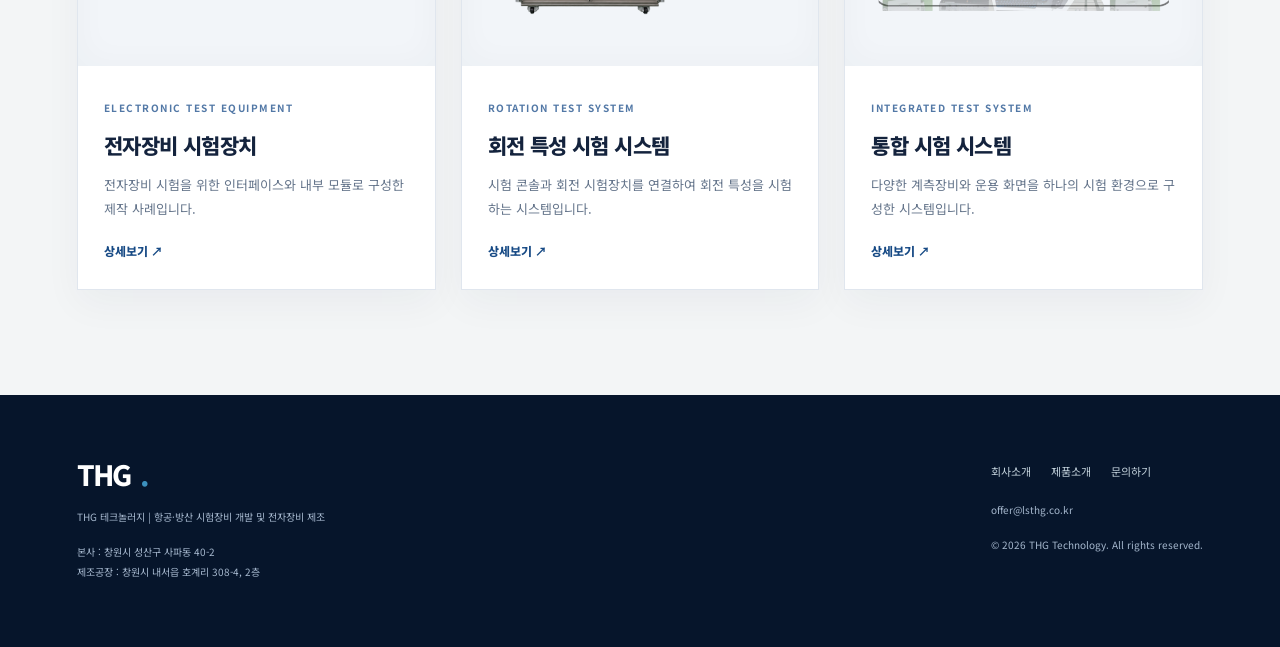
<file: product-1.html>
<!DOCTYPE html>

<html lang="ko"><head><meta charset="utf-8"/><meta content="width=device-width, initial-scale=1" name="viewport"/><title>전자장비 시험장치 | THG 테크놀러지</title><meta content="THG 테크놀러지의 전자장비 시험장치 안내" name="description"/><link href="favicon.png" rel="icon" type="image/png"/><link href="assets/css/fonts.css" rel="stylesheet"/><link href="assets/css/styles.css" rel="stylesheet"/>
<link href="assets/css/corporate-preview.css" rel="stylesheet"/><script defer="" src="assets/js/main.js"></script><link href="assets/css/redesign-v2.css" rel="stylesheet"/></head><body><header><a aria-label="THG 홈" class="brand" href="index.html"><img alt="THG 로고" class="brand-logo" src="favicon.png"/></a><nav id="navigation"><a href="company.html">회사소개</a><a href="business.html">사업분야</a><a class="active" href="products.html">제품소개</a><a href="manufacturing.html">제조역량</a><a href="locations.html">사업장 안내</a><a class="navcontact" href="contact.html">문의하기 ↗</a></nav><button aria-controls="navigation" aria-expanded="false" aria-label="메뉴 열기" class="mobile-toggle">☰</button></header><main><div class="page-banner"><div class="eyebrow">ELECTRONIC TEST EQUIPMENT</div><h1>전자장비 시험장치</h1><p>항공·방산 시험장비 개발 및 제조, THG 테크놀러지</p></div><div class="breadcrumbs"><a href="index.html">HOME</a>   /   전자장비 시험장치</div><div class="page-tabs"><a class="selected" href="product-1.html">전자장비 시험장치</a><a href="product-2.html">회전 특성 시험 시스템</a><a href="product-3.html">통합 시험 시스템</a></div><section class="product-detail"><div><img alt="THG 제작 전자장비 시험장치" class="photo-wide" decoding="async" src="assets/electronic-test-clean.png"/><p class="product-note">제품 소개 이미지 · 배경 정리본<a class="export-style-5239a3cc91" href="assets/electronic-test.png" rel="noopener" target="_blank">제공 원본 보기 ↗</a></p></div><div><div class="label">THG DEVELOPMENT &amp; MANUFACTURING</div><h2>전자장비 시험장치</h2><p class="subcopy">전자장비 시험을 위한 인터페이스와 내부 모듈로 구성한 제작 사례입니다.</p><table class="specs"><tr><th>구분</th><td>시험장비 제작 실적</td></tr><tr><th>주요 구성</th><td>전면 인터페이스 · 내부 모듈 구성</td></tr><tr><th>상세 사양</th><td>개별 문의를 통해 안내</td></tr></table><a class="navcontact" href="mailto:offer@lsthg.co.kr?subject=THG%20제품%20문의">이 제품 문의하기 ↗</a><br/><a class="back" href="products.html">← 제품 목록으로</a></div></section><section class="related"><div class="sectionhead"><div><div class="label">MORE PRODUCTS</div><h2>다른 제작 실적</h2></div></div><div class="product-grid"><a class="product-card" href="product-1.html"><div class="product-photo"><img alt="THG 제작 전자장비 시험장치" decoding="async" loading="lazy" src="assets/electronic-test-clean.png"/></div><div class="product-body"><small>ELECTRONIC TEST EQUIPMENT</small><h3>전자장비 시험장치</h3><p>전자장비 시험을 위한 인터페이스와 내부 모듈로 구성한 제작 사례입니다.</p><span class="more">상세보기 ↗</span></div></a><a class="product-card" href="product-2.html"><div class="product-photo"><img alt="THG 제작 회전 특성 시험 시스템" decoding="async" loading="lazy" src="assets/rotation-test-clean.png"/></div><div class="product-body"><small>ROTATION TEST SYSTEM</small><h3>회전 특성 시험 시스템</h3><p>시험 콘솔과 회전 시험장치를 연결하여 회전 특성을 시험하는 시스템입니다.</p><span class="more">상세보기 ↗</span></div></a><a class="product-card" href="product-3.html"><div class="product-photo"><img alt="THG 제작 통합 시험 시스템" decoding="async" loading="lazy" src="assets/integrated-test.png"/></div><div class="product-body"><small>INTEGRATED TEST SYSTEM</small><h3>통합 시험 시스템</h3><p>다양한 계측장비와 운용 화면을 하나의 시험 환경으로 구성한 시스템입니다.</p><span class="more">상세보기 ↗</span></div></a></div></section></main><footer><div><a class="brand" href="index.html">THG<i>.</i></a><p>THG 테크놀러지 | 항공·방산 시험장비 개발 및 전자장비 제조</p><p>본사 : 창원시 성산구 사파동 40-2<br/>제조공장 : 창원시 내서읍 호계리 308-4, 2층</p></div><div><div class="footnav"><a href="company.html">회사소개</a><a href="products.html">제품소개</a><a href="contact.html">문의하기</a></div><a href="mailto:offer@lsthg.co.kr">offer@lsthg.co.kr</a><p>© 2026 THG Technology. All rights reserved.</p></div></footer></body></html>
</file>
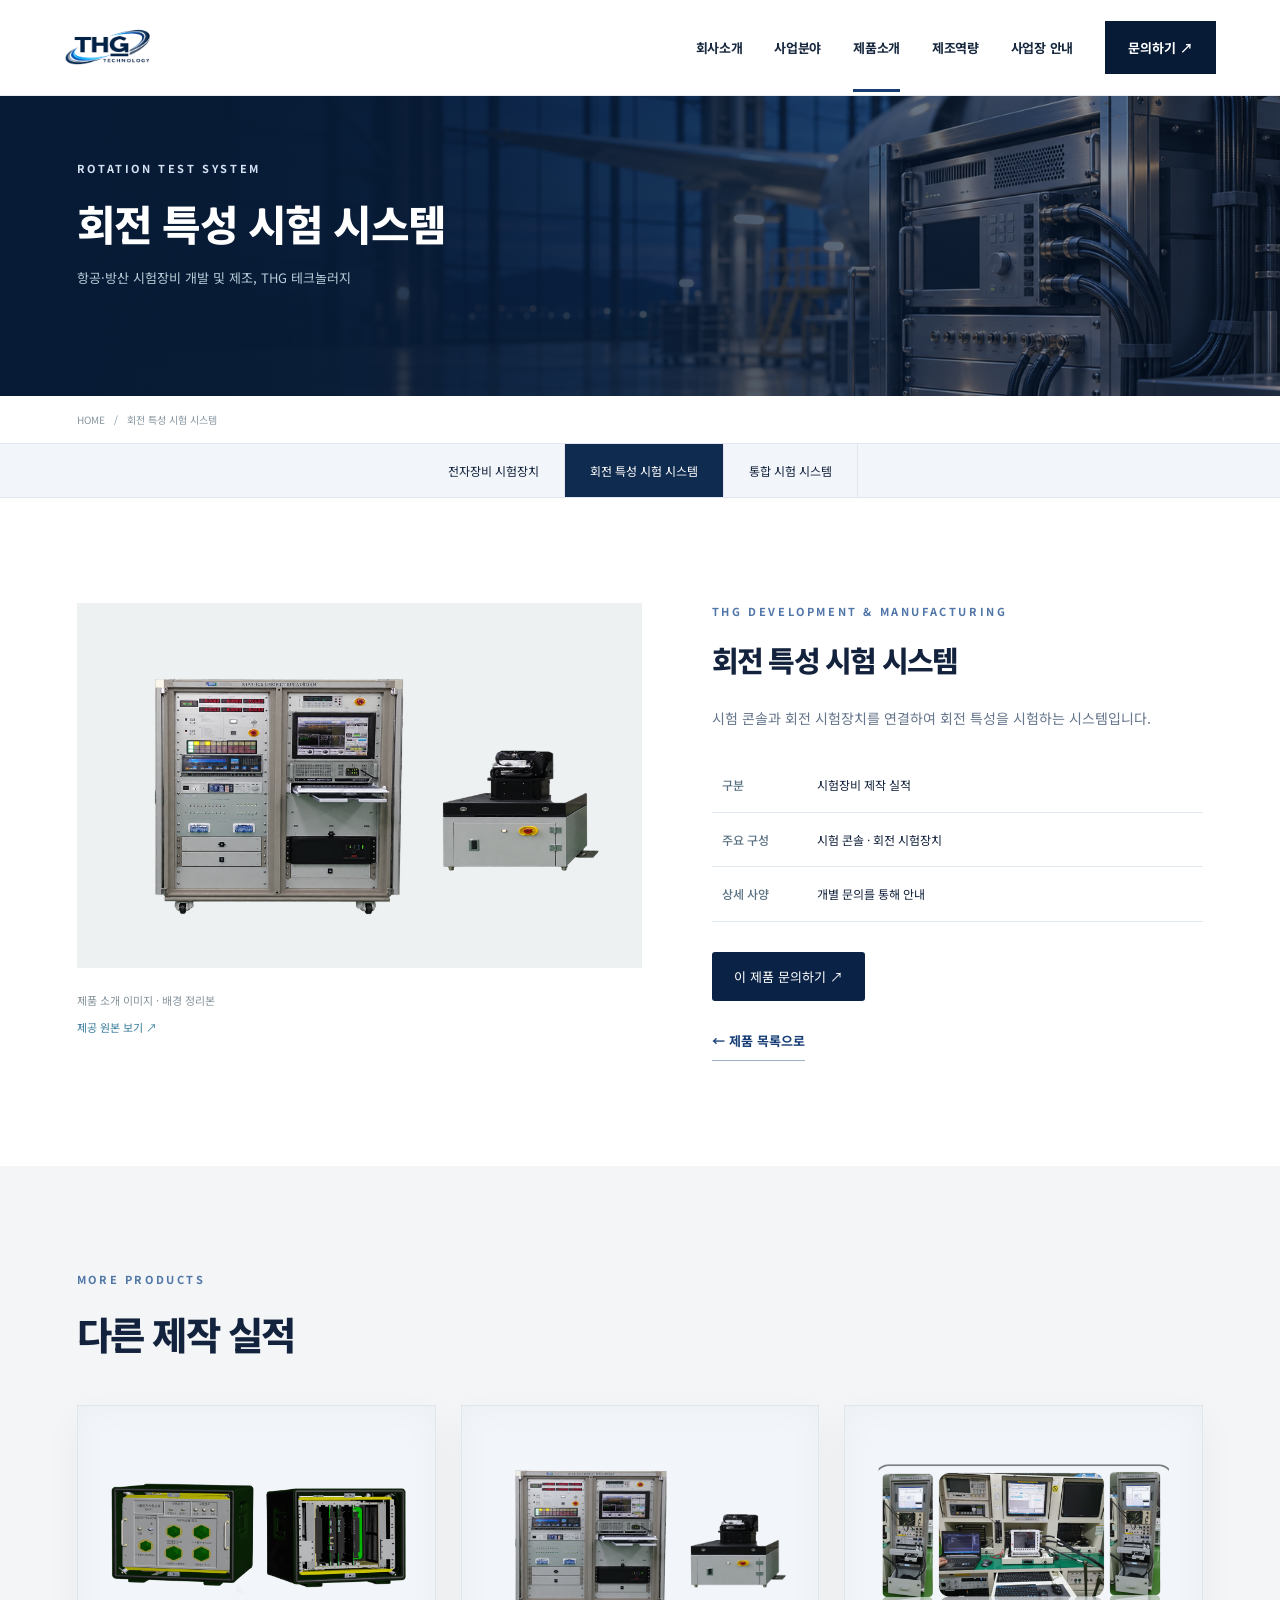
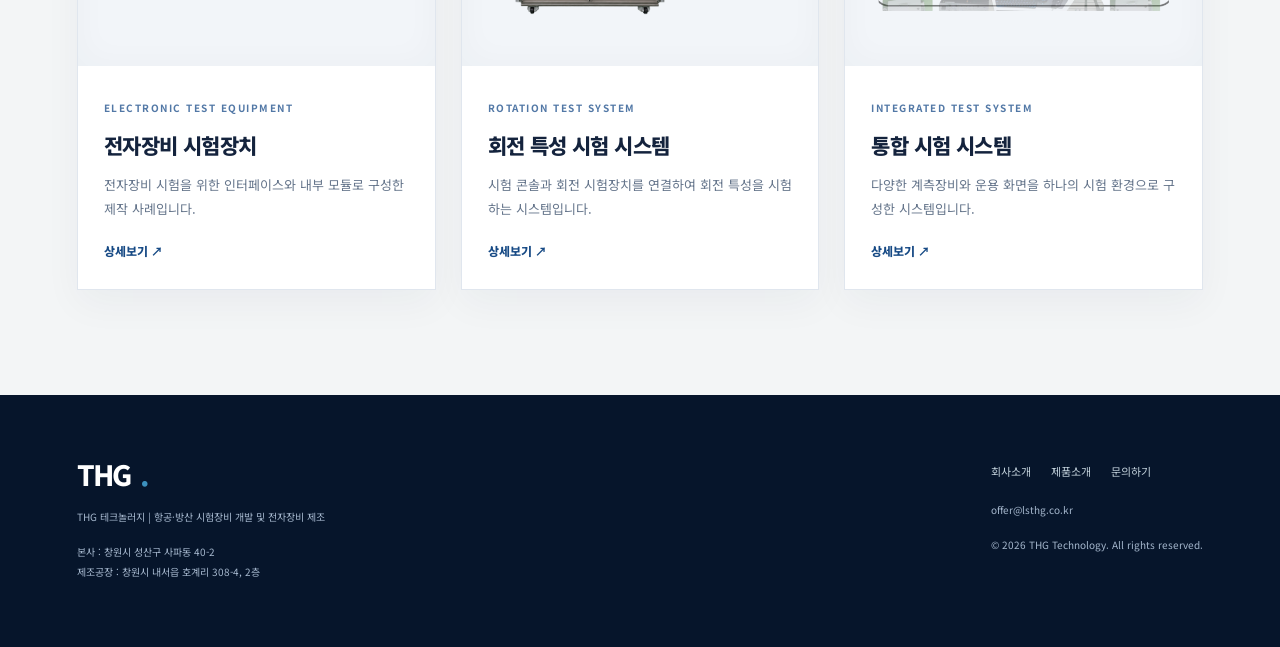
<file: product-2.html>
<!DOCTYPE html>

<html lang="ko"><head><meta charset="utf-8"/><meta content="width=device-width, initial-scale=1" name="viewport"/><title>회전 특성 시험 시스템 | THG 테크놀러지</title><meta content="THG 테크놀러지의 회전 특성 시험 시스템 안내" name="description"/><link href="favicon.png" rel="icon" type="image/png"/><link href="assets/css/fonts.css" rel="stylesheet"/><link href="assets/css/styles.css" rel="stylesheet"/>
<link href="assets/css/corporate-preview.css" rel="stylesheet"/><script defer="" src="assets/js/main.js"></script><link href="assets/css/redesign-v2.css" rel="stylesheet"/></head><body><header><a aria-label="THG 홈" class="brand" href="index.html"><img alt="THG 로고" class="brand-logo" src="favicon.png"/></a><nav id="navigation"><a href="company.html">회사소개</a><a href="business.html">사업분야</a><a class="active" href="products.html">제품소개</a><a href="manufacturing.html">제조역량</a><a href="locations.html">사업장 안내</a><a class="navcontact" href="contact.html">문의하기 ↗</a></nav><button aria-controls="navigation" aria-expanded="false" aria-label="메뉴 열기" class="mobile-toggle">☰</button></header><main><div class="page-banner"><div class="eyebrow">ROTATION TEST SYSTEM</div><h1>회전 특성 시험 시스템</h1><p>항공·방산 시험장비 개발 및 제조, THG 테크놀러지</p></div><div class="breadcrumbs"><a href="index.html">HOME</a>   /   회전 특성 시험 시스템</div><div class="page-tabs"><a href="product-1.html">전자장비 시험장치</a><a class="selected" href="product-2.html">회전 특성 시험 시스템</a><a href="product-3.html">통합 시험 시스템</a></div><section class="product-detail"><div><img alt="THG 제작 회전 특성 시험 시스템" class="photo-wide" decoding="async" src="assets/rotation-test-clean.png"/><p class="product-note">제품 소개 이미지 · 배경 정리본<a class="export-style-5239a3cc91" href="assets/rotation-test.png" rel="noopener" target="_blank">제공 원본 보기 ↗</a></p></div><div><div class="label">THG DEVELOPMENT &amp; MANUFACTURING</div><h2>회전 특성 시험 시스템</h2><p class="subcopy">시험 콘솔과 회전 시험장치를 연결하여 회전 특성을 시험하는 시스템입니다.</p><table class="specs"><tr><th>구분</th><td>시험장비 제작 실적</td></tr><tr><th>주요 구성</th><td>시험 콘솔 · 회전 시험장치</td></tr><tr><th>상세 사양</th><td>개별 문의를 통해 안내</td></tr></table><a class="navcontact" href="mailto:offer@lsthg.co.kr?subject=THG%20제품%20문의">이 제품 문의하기 ↗</a><br/><a class="back" href="products.html">← 제품 목록으로</a></div></section><section class="related"><div class="sectionhead"><div><div class="label">MORE PRODUCTS</div><h2>다른 제작 실적</h2></div></div><div class="product-grid"><a class="product-card" href="product-1.html"><div class="product-photo"><img alt="THG 제작 전자장비 시험장치" decoding="async" loading="lazy" src="assets/electronic-test-clean.png"/></div><div class="product-body"><small>ELECTRONIC TEST EQUIPMENT</small><h3>전자장비 시험장치</h3><p>전자장비 시험을 위한 인터페이스와 내부 모듈로 구성한 제작 사례입니다.</p><span class="more">상세보기 ↗</span></div></a><a class="product-card" href="product-2.html"><div class="product-photo"><img alt="THG 제작 회전 특성 시험 시스템" decoding="async" loading="lazy" src="assets/rotation-test-clean.png"/></div><div class="product-body"><small>ROTATION TEST SYSTEM</small><h3>회전 특성 시험 시스템</h3><p>시험 콘솔과 회전 시험장치를 연결하여 회전 특성을 시험하는 시스템입니다.</p><span class="more">상세보기 ↗</span></div></a><a class="product-card" href="product-3.html"><div class="product-photo"><img alt="THG 제작 통합 시험 시스템" decoding="async" loading="lazy" src="assets/integrated-test.png"/></div><div class="product-body"><small>INTEGRATED TEST SYSTEM</small><h3>통합 시험 시스템</h3><p>다양한 계측장비와 운용 화면을 하나의 시험 환경으로 구성한 시스템입니다.</p><span class="more">상세보기 ↗</span></div></a></div></section></main><footer><div><a class="brand" href="index.html">THG<i>.</i></a><p>THG 테크놀러지 | 항공·방산 시험장비 개발 및 전자장비 제조</p><p>본사 : 창원시 성산구 사파동 40-2<br/>제조공장 : 창원시 내서읍 호계리 308-4, 2층</p></div><div><div class="footnav"><a href="company.html">회사소개</a><a href="products.html">제품소개</a><a href="contact.html">문의하기</a></div><a href="mailto:offer@lsthg.co.kr">offer@lsthg.co.kr</a><p>© 2026 THG Technology. All rights reserved.</p></div></footer></body></html>
</file>
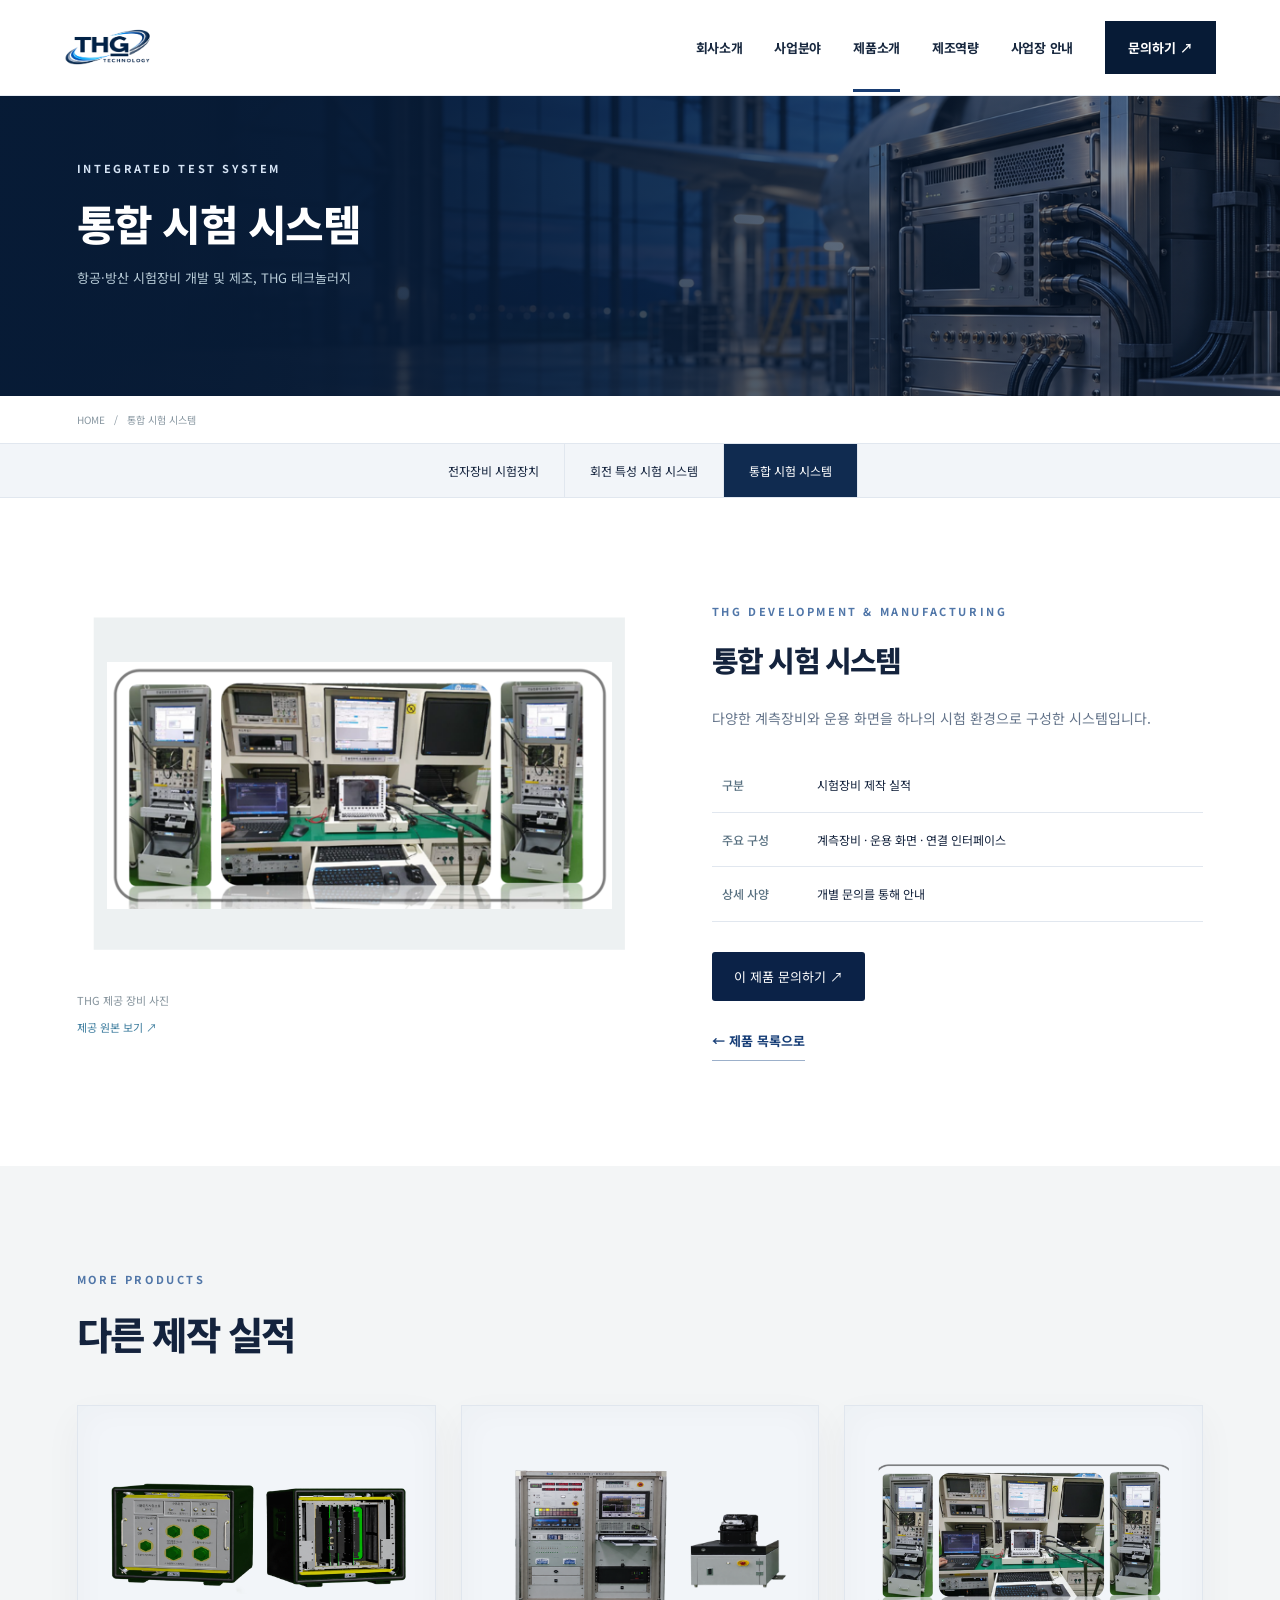
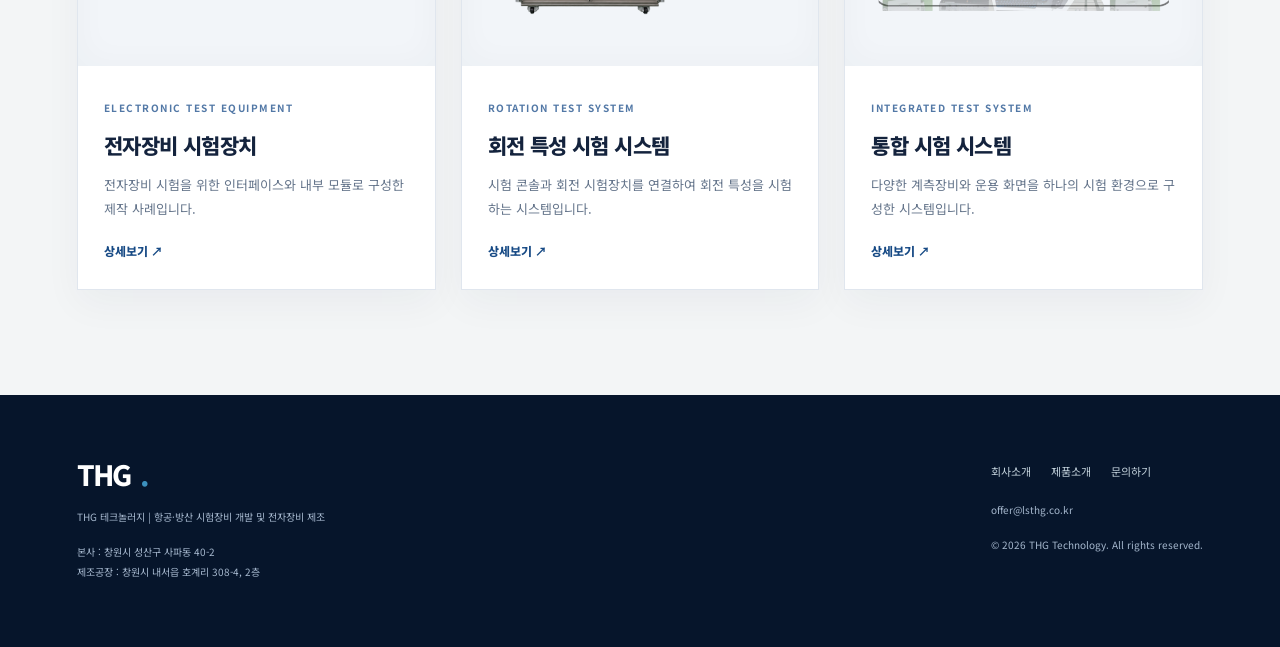
<file: product-3.html>
<!DOCTYPE html>

<html lang="ko"><head><meta charset="utf-8"/><meta content="width=device-width, initial-scale=1" name="viewport"/><title>통합 시험 시스템 | THG 테크놀러지</title><meta content="THG 테크놀러지의 통합 시험 시스템 안내" name="description"/><link href="favicon.png" rel="icon" type="image/png"/><link href="assets/css/fonts.css" rel="stylesheet"/><link href="assets/css/styles.css" rel="stylesheet"/>
<link href="assets/css/corporate-preview.css" rel="stylesheet"/><script defer="" src="assets/js/main.js"></script><link href="assets/css/redesign-v2.css" rel="stylesheet"/></head><body><header><a aria-label="THG 홈" class="brand" href="index.html"><img alt="THG 로고" class="brand-logo" src="favicon.png"/></a><nav id="navigation"><a href="company.html">회사소개</a><a href="business.html">사업분야</a><a class="active" href="products.html">제품소개</a><a href="manufacturing.html">제조역량</a><a href="locations.html">사업장 안내</a><a class="navcontact" href="contact.html">문의하기 ↗</a></nav><button aria-controls="navigation" aria-expanded="false" aria-label="메뉴 열기" class="mobile-toggle">☰</button></header><main><div class="page-banner"><div class="eyebrow">INTEGRATED TEST SYSTEM</div><h1>통합 시험 시스템</h1><p>항공·방산 시험장비 개발 및 제조, THG 테크놀러지</p></div><div class="breadcrumbs"><a href="index.html">HOME</a>   /   통합 시험 시스템</div><div class="page-tabs"><a href="product-1.html">전자장비 시험장치</a><a href="product-2.html">회전 특성 시험 시스템</a><a class="selected" href="product-3.html">통합 시험 시스템</a></div><section class="product-detail"><div><img alt="THG 제작 통합 시험 시스템" class="photo-wide" decoding="async" src="assets/integrated-test.png"/><p class="product-note">THG 제공 장비 사진<a class="export-style-5239a3cc91" href="assets/integrated-test.png" rel="noopener" target="_blank">제공 원본 보기 ↗</a></p></div><div><div class="label">THG DEVELOPMENT &amp; MANUFACTURING</div><h2>통합 시험 시스템</h2><p class="subcopy">다양한 계측장비와 운용 화면을 하나의 시험 환경으로 구성한 시스템입니다.</p><table class="specs"><tr><th>구분</th><td>시험장비 제작 실적</td></tr><tr><th>주요 구성</th><td>계측장비 · 운용 화면 · 연결 인터페이스</td></tr><tr><th>상세 사양</th><td>개별 문의를 통해 안내</td></tr></table><a class="navcontact" href="mailto:offer@lsthg.co.kr?subject=THG%20제품%20문의">이 제품 문의하기 ↗</a><br/><a class="back" href="products.html">← 제품 목록으로</a></div></section><section class="related"><div class="sectionhead"><div><div class="label">MORE PRODUCTS</div><h2>다른 제작 실적</h2></div></div><div class="product-grid"><a class="product-card" href="product-1.html"><div class="product-photo"><img alt="THG 제작 전자장비 시험장치" decoding="async" loading="lazy" src="assets/electronic-test-clean.png"/></div><div class="product-body"><small>ELECTRONIC TEST EQUIPMENT</small><h3>전자장비 시험장치</h3><p>전자장비 시험을 위한 인터페이스와 내부 모듈로 구성한 제작 사례입니다.</p><span class="more">상세보기 ↗</span></div></a><a class="product-card" href="product-2.html"><div class="product-photo"><img alt="THG 제작 회전 특성 시험 시스템" decoding="async" loading="lazy" src="assets/rotation-test-clean.png"/></div><div class="product-body"><small>ROTATION TEST SYSTEM</small><h3>회전 특성 시험 시스템</h3><p>시험 콘솔과 회전 시험장치를 연결하여 회전 특성을 시험하는 시스템입니다.</p><span class="more">상세보기 ↗</span></div></a><a class="product-card" href="product-3.html"><div class="product-photo"><img alt="THG 제작 통합 시험 시스템" decoding="async" loading="lazy" src="assets/integrated-test.png"/></div><div class="product-body"><small>INTEGRATED TEST SYSTEM</small><h3>통합 시험 시스템</h3><p>다양한 계측장비와 운용 화면을 하나의 시험 환경으로 구성한 시스템입니다.</p><span class="more">상세보기 ↗</span></div></a></div></section></main><footer><div><a class="brand" href="index.html">THG<i>.</i></a><p>THG 테크놀러지 | 항공·방산 시험장비 개발 및 전자장비 제조</p><p>본사 : 창원시 성산구 사파동 40-2<br/>제조공장 : 창원시 내서읍 호계리 308-4, 2층</p></div><div><div class="footnav"><a href="company.html">회사소개</a><a href="products.html">제품소개</a><a href="contact.html">문의하기</a></div><a href="mailto:offer@lsthg.co.kr">offer@lsthg.co.kr</a><p>© 2026 THG Technology. All rights reserved.</p></div></footer></body></html>
</file>
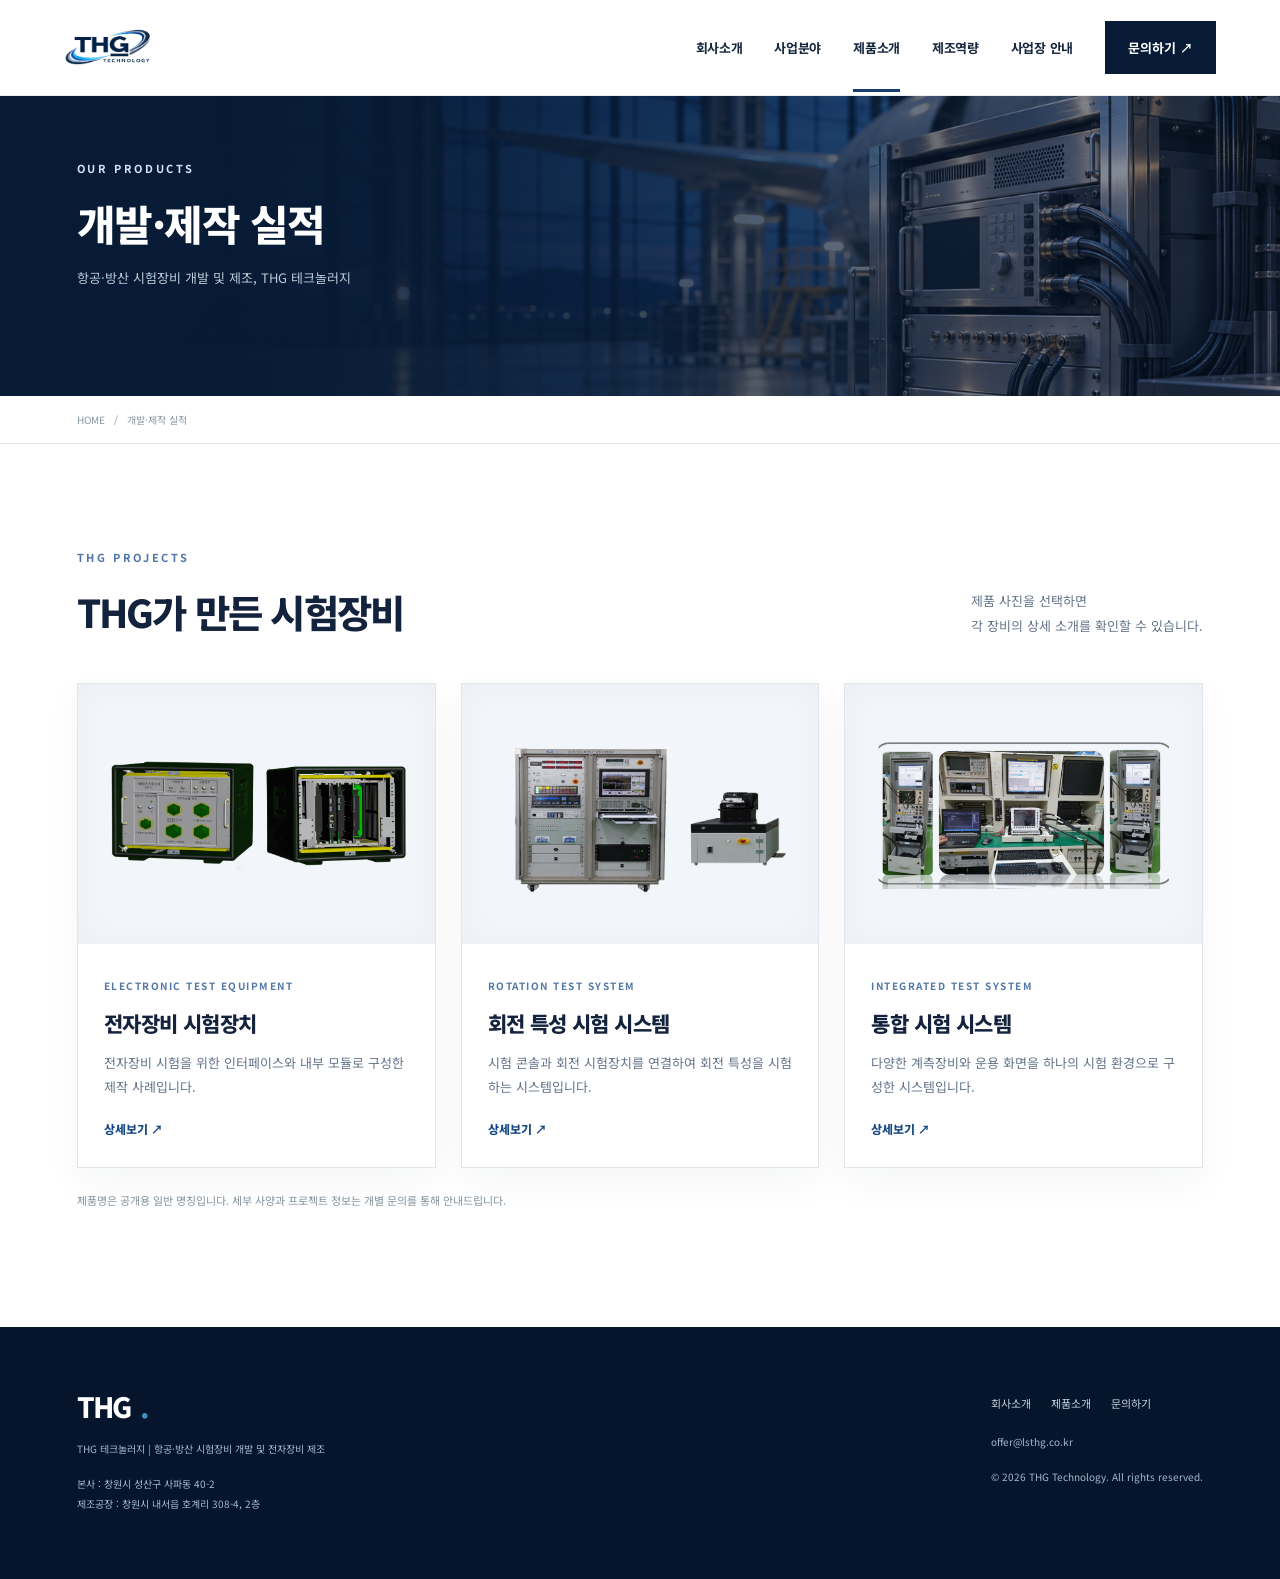
<file: products.html>
<!DOCTYPE html>

<html lang="ko"><head><meta charset="utf-8"/><meta content="width=device-width, initial-scale=1" name="viewport"/><title>개발·제작 실적 | THG 테크놀러지</title><meta content="THG 테크놀러지의 개발·제작 실적 안내" name="description"/><link href="favicon.png" rel="icon" type="image/png"/><link href="assets/css/fonts.css" rel="stylesheet"/><link href="assets/css/styles.css" rel="stylesheet"/>
<link href="assets/css/corporate-preview.css" rel="stylesheet"/><script defer="" src="assets/js/main.js"></script><link href="assets/css/redesign-v2.css" rel="stylesheet"/></head><body><header><a aria-label="THG 홈" class="brand" href="index.html"><img alt="THG 로고" class="brand-logo" src="favicon.png"/></a><nav id="navigation"><a href="company.html">회사소개</a><a href="business.html">사업분야</a><a class="active" href="products.html">제품소개</a><a href="manufacturing.html">제조역량</a><a href="locations.html">사업장 안내</a><a class="navcontact" href="contact.html">문의하기 ↗</a></nav><button aria-controls="navigation" aria-expanded="false" aria-label="메뉴 열기" class="mobile-toggle">☰</button></header><main><div class="page-banner"><div class="eyebrow">OUR PRODUCTS</div><h1>개발·제작 실적</h1><p>항공·방산 시험장비 개발 및 제조, THG 테크놀러지</p></div><div class="breadcrumbs"><a href="index.html">HOME</a>   /   개발·제작 실적</div><section><div class="sectionhead"><div><div class="label">THG PROJECTS</div><h2>THG가 만든 시험장비</h2></div><p>제품 사진을 선택하면<br/>각 장비의 상세 소개를 확인할 수 있습니다.</p></div><div class="product-grid"><a class="product-card" href="product-1.html"><div class="product-photo"><img alt="THG 제작 전자장비 시험장치" decoding="async" loading="lazy" src="assets/electronic-test-clean.png"/></div><div class="product-body"><small>ELECTRONIC TEST EQUIPMENT</small><h3>전자장비 시험장치</h3><p>전자장비 시험을 위한 인터페이스와 내부 모듈로 구성한 제작 사례입니다.</p><span class="more">상세보기 ↗</span></div></a><a class="product-card" href="product-2.html"><div class="product-photo"><img alt="THG 제작 회전 특성 시험 시스템" decoding="async" loading="lazy" src="assets/rotation-test-clean.png"/></div><div class="product-body"><small>ROTATION TEST SYSTEM</small><h3>회전 특성 시험 시스템</h3><p>시험 콘솔과 회전 시험장치를 연결하여 회전 특성을 시험하는 시스템입니다.</p><span class="more">상세보기 ↗</span></div></a><a class="product-card" href="product-3.html"><div class="product-photo"><img alt="THG 제작 통합 시험 시스템" decoding="async" loading="lazy" src="assets/integrated-test.png"/></div><div class="product-body"><small>INTEGRATED TEST SYSTEM</small><h3>통합 시험 시스템</h3><p>다양한 계측장비와 운용 화면을 하나의 시험 환경으로 구성한 시스템입니다.</p><span class="more">상세보기 ↗</span></div></a></div><p class="product-note">제품명은 공개용 일반 명칭입니다. 세부 사양과 프로젝트 정보는 개별 문의를 통해 안내드립니다.</p></section></main><footer><div><a class="brand" href="index.html">THG<i>.</i></a><p>THG 테크놀러지 | 항공·방산 시험장비 개발 및 전자장비 제조</p><p>본사 : 창원시 성산구 사파동 40-2<br/>제조공장 : 창원시 내서읍 호계리 308-4, 2층</p></div><div><div class="footnav"><a href="company.html">회사소개</a><a href="products.html">제품소개</a><a href="contact.html">문의하기</a></div><a href="mailto:offer@lsthg.co.kr">offer@lsthg.co.kr</a><p>© 2026 THG Technology. All rights reserved.</p></div></footer></body></html>
</file>
<file: assets/css/premium-v6.css>
@font-face{font-family:THG;src:local("Pretendard"),local("Noto Sans KR")}*{box-sizing:border-box}html{scroll-behavior:smooth}body{margin:0;font-family:THG,"Noto Sans KR","Malgun Gothic",Arial,sans-serif;color:#10223b;background:#fff}a{text-decoration:none;color:inherit}button{font:inherit;cursor:pointer}.header{height:86px;background:white;position:relative;z-index:10;border-bottom:1px solid #e7edf5}.header-inner{max-width:1510px;margin:auto;height:100%;padding:0 38px;display:flex;align-items:center;justify-content:space-between;gap:25px}.brand{display:flex;align-items:center;width:210px;flex-shrink:0}.brand img{width:100%;height:64px;object-fit:contain}.nav{display:flex;gap:clamp(15px,2.7vw,44px);align-items:center;font-size:14px;font-weight:700;white-space:nowrap}.nav a{padding:32px 0;transition:color .2s}.nav a:hover{color:#0876d1}.tools{display:flex;align-items:center;border:1px solid #d1dce9;border-radius:40px;overflow:hidden;flex-shrink:0}.lang{border:0;background:white;color:#1d3656;padding:8px 14px;font-size:12px;font-weight:800}.lang.active{background:#0d397c;color:white}.hamburger{display:none;border:0;background:white;padding:8px 14px}.hero{background:linear-gradient(110deg,#061a35 0%,#082b58 57%,#14538c 100%);color:white;position:relative;overflow:hidden}.hero-inner{max-width:1510px;margin:auto;min-height:565px;display:grid;grid-template-columns:47% 53%;align-items:center;padding:55px 38px 65px;position:relative}.hero-copy{z-index:2}.eyebrow,.kicker{font-size:12px;letter-spacing:.29em;font-weight:800}.eyebrow{color:#9fc6f2;margin-bottom:31px}.hero h1{font-size:clamp(36px,3.9vw,64px);letter-spacing:-.065em;line-height:1.23;margin:0 0 25px;font-weight:800}.hero h1 em{font-style:normal;color:#9dd7ff}.hero p{max-width:540px;font-size:16px;line-height:1.95;color:#d7e7f9;word-break:keep-all}.hero-actions{display:flex;gap:12px;margin-top:35px}.btn{display:inline-flex;justify-content:space-between;align-items:center;gap:30px;min-width:176px;padding:16px 21px;font-size:14px;font-weight:750;transition:transform .2s,background .2s}.btn:hover{transform:translateY(-2px)}.btn.primary{background:#076ac8;color:#fff}.btn.outline{border:1px solid #a5bbd6;color:white}.hero-visual{height:420px;position:relative;margin-left:-35px;background:url('../hero-visual-v6.webp') center center/cover no-repeat;mask-image:linear-gradient(to right,transparent 0%,black 17%,black 100%);-webkit-mask-image:linear-gradient(to right,transparent 0%,black 17%,black 100%);box-shadow:0 0 70px #1362a42b}.hero-bottom{display:flex;justify-content:space-between;gap:20px;padding:18px max(38px,calc((100vw - 1434px)/2));font-size:10px;letter-spacing:.18em;color:#9cb7d4;border-top:1px solid #ffffff22}.section{max-width:1510px;margin:auto;padding:105px 38px}.section-heading{display:flex;justify-content:space-between;align-items:end;gap:35px;margin-bottom:36px}.kicker{color:#1769bb}.section-heading h2,.closing h2{font-size:clamp(29px,3vw,44px);letter-spacing:-.05em;margin:16px 0 0}.section-heading p{max-width:460px;color:#607087;line-height:1.8;font-size:15px;margin:0}.solution-grid{display:grid;grid-template-columns:repeat(3,minmax(0,1fr));gap:20px}.solution{border:1px solid #e4eaf2;background:#f7f9fc;transition:box-shadow .2s,transform .2s}.solution:hover{box-shadow:0 16px 45px #16345920;transform:translateY(-3px)}.photo{height:235px;background:linear-gradient(145deg,#dce5f0,#f7f9fc);display:flex;align-items:center;justify-content:center;overflow:hidden}.photo img{width:100%;height:100%;object-fit:contain;transition:transform .4s}.solution:hover .photo img{transform:scale(1.04)}.solution-label{display:flex;align-items:center;justify-content:space-between;gap:12px;padding:22px 24px;background:white}.solution-label small{color:#2c76ba;font-size:10px;font-weight:800;letter-spacing:.12em}.solution-label h3{font-size:19px;letter-spacing:-.04em;margin:9px 0 0}.arrow{border:1px solid #d4e1ee;border-radius:50%;width:35px;height:35px;display:grid;place-items:center;flex-shrink:0}.image-note{font-size:11px;color:#8190a4;margin:20px 0 0}.capabilities{background:#071d3b;color:white}.cap-inner{max-width:1510px;margin:auto;padding:92px 38px;display:grid;grid-template-columns:36% 64%;gap:30px}.capabilities .kicker{color:#83c5ff}.capabilities h2{font-size:clamp(31px,3.3vw,48px);line-height:1.35;letter-spacing:-.06em}.cap-grid{display:grid;grid-template-columns:1fr 1fr;gap:12px;padding-right:30px}.cap-grid a{border:1px solid #466181;padding:25px;display:flex;flex-direction:column;justify-content:space-between;min-height:120px;transition:background .2s}.cap-grid a:hover{background:#123d70}.cap-grid a span:first-child{font-size:12px;color:#86c3fa}.cap-grid a strong{font-size:19px}.cap-grid a span:last-child{align-self:end}.closing{text-align:center;padding-top:95px;padding-bottom:110px}.closing h2{margin-bottom:30px}.closing .btn{margin:auto}footer{background:#f4f7fb;border-top:1px solid #e0e7f0;padding:40px max(38px,calc((100vw - 1434px)/2));display:flex;align-items:center;justify-content:space-between;gap:20px;flex-wrap:wrap}footer img{width:125px;height:50px;object-fit:contain}footer p{font-size:12px;color:#70839c}footer div:nth-child(2){display:flex;gap:25px;font-size:12px;font-weight:700}footer small{color:#8a98a9}@media(max-width:1050px){.header-inner{padding:0 22px}.brand{width:170px}.nav{gap:13px;font-size:12px}.hero-inner{grid-template-columns:50% 50%;padding:45px 22px}.hero-visual{height:330px}.section{padding:75px 22px}.cap-inner{padding:70px 22px}}@media(max-width:750px){.header{height:70px}.brand{width:155px}.brand img{height:52px}.hamburger{display:block}.nav{display:none;position:absolute;left:0;right:0;top:70px;background:white;padding:18px 24px;box-shadow:0 15px 30px #10233b22;flex-direction:column;align-items:stretch;gap:0}.nav.open{display:flex}.nav a{padding:14px 0;border-bottom:1px solid #edf1f5}.hero-inner{grid-template-columns:1fr;min-height:0;padding:65px 22px 30px}.hero h1{font-size:clamp(34px,8vw,50px)}.hero p{font-size:14px}.hero-visual{height:250px;margin:25px -22px 0;background-position:center}.hero-bottom{padding:14px 22px;font-size:8px}.hero-bottom span:last-child{display:none}.section-heading{display:block}.section-heading p{margin-top:15px}.solution-grid{grid-template-columns:1fr}.photo{height:235px}.cap-inner{display:block}.cap-grid{padding:0;margin-top:25px}.cap-grid a{padding:17px;min-height:105px}.cap-grid a strong{font-size:15px}footer{padding:35px 22px}.closing{padding:75px 22px}}
</file>
<file: assets/css/fonts.css>
@font-face {
  font-family: 'Noto Sans KR';
  font-style: normal;
  font-weight: 400;
  font-display: swap;
  src: url(../fonts/PbyxFmXiEBPT4ITbgNA5Cgms3VYcOA-vvnIzzuoyeLQ.ttf) format('truetype');
}
@font-face {
  font-family: 'Noto Sans KR';
  font-style: normal;
  font-weight: 500;
  font-display: swap;
  src: url(../fonts/PbyxFmXiEBPT4ITbgNA5Cgms3VYcOA-vvnIzztgyeLQ.ttf) format('truetype');
}
@font-face {
  font-family: 'Noto Sans KR';
  font-style: normal;
  font-weight: 600;
  font-display: swap;
  src: url(../fonts/PbyxFmXiEBPT4ITbgNA5Cgms3VYcOA-vvnIzzjQ1eLQ.ttf) format('truetype');
}
@font-face {
  font-family: 'Noto Sans KR';
  font-style: normal;
  font-weight: 700;
  font-display: swap;
  src: url(../fonts/PbyxFmXiEBPT4ITbgNA5Cgms3VYcOA-vvnIzzg01eLQ.ttf) format('truetype');
}
@font-face {
  font-family: 'Noto Sans KR';
  font-style: normal;
  font-weight: 800;
  font-display: swap;
  src: url(../fonts/PbyxFmXiEBPT4ITbgNA5Cgms3VYcOA-vvnIzzmo1eLQ.ttf) format('truetype');
}
</file>
<file: assets/css/styles.css>
:root{--ink:#142c3e;--muted:#6d7b86;--blue:#27749d;--navy:#071e2d;--line:#dfe5e8}*{box-sizing:border-box}html{scroll-behavior:smooth}body{margin:0;color:var(--ink);font-family:'Noto Sans KR',sans-serif;-webkit-font-smoothing:antialiased}a{color:inherit;text-decoration:none}button{font:inherit}img{display:block;max-width:100%}header{height:94px;padding:0 max(5%,calc((100vw - 1280px)/2));display:flex;justify-content:space-between;align-items:center;border-bottom:1px solid #edf0f2;background:#fff;position:relative;z-index:20}.brand{font-size:36px;font-weight:800;letter-spacing:-2px;line-height:1}.brand i{font-style:normal;color:#3c91be}.brand small{display:block;font-size:8px;font-weight:600;letter-spacing:3px;margin:6px 0 0 2px}nav{display:flex;align-items:center;gap:32px}nav a{font-size:13px;font-weight:600;position:relative;padding:35px 0}nav a.active:after{content:'';height:3px;background:#368bb7;position:absolute;bottom:0;left:0;right:0}.navcontact{background:var(--navy);color:white;padding:13px 21px;display:inline-block;font-size:13px}.mobile-toggle{display:none}.eyebrow,.label{font-size:10px;letter-spacing:2.3px;font-weight:600;color:#438bb0;margin-bottom:20px}h1,h2,h3,p{margin-top:0}h2{font-size:34px;font-weight:600;line-height:1.5;letter-spacing:-1.4px}h3{font-weight:600;letter-spacing:-.6px}.copy,.subcopy{font-size:14px;line-height:2.1;color:var(--muted)}.copy strong{display:block;font-size:20px;color:var(--ink);font-weight:500;margin-bottom:20px}section{padding:85px max(6%,calc((100vw - 1200px)/2))}.sectionhead{display:flex;justify-content:space-between;align-items:end;gap:40px;margin-bottom:42px}.sectionhead h2{margin-bottom:0}.sectionhead p{max-width:350px;font-size:13px;line-height:1.9;color:var(--muted);margin-bottom:0}.sectionhead>a{font-size:12px;border-bottom:1px solid #99aab5;padding-bottom:8px;white-space:nowrap}.cta{display:inline-flex;align-items:center;gap:42px;border:1px solid #ffffff70;padding:16px 24px;font-size:12px;font-weight:500;margin-top:24px;color:inherit}.cta span{font-size:17px}.page-banner{height:230px;padding:64px max(6%,calc((100vw - 1200px)/2));background:linear-gradient(90deg,#071e2df2,#071e2d8c),url('../brand-hero.png') center 58%/cover;color:white}.page-banner .eyebrow{color:#a2c5d7;margin-bottom:16px}.page-banner h1{font-size:35px;font-weight:500;letter-spacing:-1.5px;margin-bottom:15px}.page-banner p{font-size:12px;color:#b7cbd7}.breadcrumbs{font-size:10px;color:#8796a0;padding:16px max(6%,calc((100vw - 1200px)/2));border-bottom:1px solid var(--line)}.page-title{text-align:center;font-size:27px;padding:55px 15px 0;margin-bottom:0}.page-title:after{content:'';display:block;width:25px;height:2px;background:#2f7fa7;margin:22px auto 0}.page-tabs{display:flex;justify-content:center;background:#f5f7f8;border-bottom:1px solid var(--line)}.page-tabs a{font-size:12px;padding:18px 25px;border-right:1px solid var(--line)}.page-tabs .selected{background:#16394c;color:white}.intro{display:grid;grid-template-columns:1fr 1.1fr;gap:90px;align-items:start}.services,.locations,.related{background:#f3f5f6}.cards{display:grid;grid-template-columns:repeat(3,1fr);gap:1px;background:#dce4e9;border:1px solid #dce4e9}.card{background:white;padding:32px;min-height:330px}.num{font-size:11px;color:#9aabb7}.card svg{display:block;width:48px;height:48px;stroke:#3980a3;fill:none;stroke-width:1.1;margin:25px 0}.card h3{font-size:20px}.card p{font-size:13px;line-height:1.9;color:var(--muted)}.en{font-size:8px;letter-spacing:1.6px;color:#8d9aa3}.product-grid{display:grid;grid-template-columns:repeat(3,minmax(0,1fr));gap:30px}.product-card{display:block;border-bottom:1px solid #bac9d2;padding-bottom:10px}.product-photo{height:225px;background:#edf1f2;display:flex;align-items:center;justify-content:center;overflow:hidden;padding:22px;position:relative}.product-photo:after{content:'';position:absolute;inset:0;box-shadow:inset 0 0 35px #14374808;pointer-events:none}.product-photo img{width:100%;height:100%;object-fit:contain;mix-blend-mode:multiply;transition:transform .35s}.product-card:hover img{transform:scale(1.035)}.product-body{padding:24px 0}.product-body small{font-size:8px;letter-spacing:1.5px;color:#7b919f}.product-body h3{font-size:20px;margin:13px 0}.product-body p{font-size:12px;color:var(--muted);line-height:1.9}.more{display:block;font-size:11px;color:#2c7395;margin-top:20px}.product-note{font-size:11px;color:#85939c;line-height:1.9;margin-top:22px}.product-detail{display:grid;grid-template-columns:1.15fr 1fr;gap:70px;align-items:start}.photo-wide{width:100%;height:365px;object-fit:contain;background:#edf1f2;padding:30px;mix-blend-mode:multiply}.product-detail h2{font-size:29px}.specs{width:100%;border-collapse:collapse;margin:25px 0 30px;font-size:12px}.specs th,.specs td{border-bottom:1px solid var(--line);padding:16px 10px;text-align:left;line-height:1.8}.specs th{width:95px;color:#587080;font-weight:500}.back{display:inline-block;border-bottom:1px solid #a9bdc8;padding:10px 0;font-size:11px;margin-top:20px}.manufacture{background:#0b2434;color:white;display:grid;grid-template-columns:1.1fr 1fr;gap:70px;align-items:center}.manufacture p{font-size:13px;line-height:2;color:#b3c5cf}.equipment{height:350px;background:#e9eff1;padding:15px}.equipment img{background:transparent!important;mix-blend-mode:multiply}.tags{display:flex;flex-wrap:wrap;gap:8px;margin-top:22px}.tags span{font-size:10px;border:1px solid #557080;padding:8px 12px}.process{display:grid;grid-template-columns:repeat(4,1fr);margin-top:45px;border-top:1px solid var(--line)}.step{padding:26px 20px 0 0}.step b{font-weight:500;color:#3983a8;font-size:10px;letter-spacing:1px}.step h3{font-size:17px;margin:18px 0}.step p{font-size:12px;color:var(--muted);line-height:1.9}.location-grid{display:grid;grid-template-columns:1fr 1fr;gap:30px;margin-top:35px}.location{padding:36px;background:white;border-top:2px solid #2f769d}.location small{font-size:9px;color:#3d86ad;letter-spacing:2px}.location h3{font-size:24px;margin:18px 0}.location p{font-size:14px;line-height:1.8;color:#6b7f8c}.location .note{border-top:1px solid var(--line);padding-top:17px;font-size:11px;color:#8d9aa3;margin-top:22px}.maplink{display:inline-block;font-size:11px;color:#27759e;margin-top:20px}.contact{display:flex;align-items:center;justify-content:space-between;gap:35px;background:#eaf0f3}.contact h2{font-size:29px}.contact p{font-size:12px;color:var(--muted);margin-bottom:0}.contact>a{font-size:17px;white-space:nowrap;border-bottom:1px solid #93a9b7;padding:15px 0}.contact>a span{margin-left:22px}.company-photo{padding-top:0}.company-photo>img{width:100%;height:350px;object-fit:contain;background:#edf1f2;padding:25px;mix-blend-mode:multiply}.caption{font-size:11px;color:#8397a4;margin-top:12px}.product-gallery{display:grid;grid-template-columns:1fr 1fr;gap:35px}.product-gallery figure{margin:0}.product-gallery img{width:100%;height:250px;object-fit:contain;background:#edf1f2;padding:25px;mix-blend-mode:multiply}.product-gallery figcaption{font-size:12px;color:#708490;margin-top:15px}footer{padding:45px max(6%,calc((100vw - 1200px)/2));background:#061a28;color:#8399a7;display:flex;justify-content:space-between;gap:35px;font-size:10px;line-height:2}footer .brand{font-size:28px;color:#dce8ed}footer p{margin:15px 0 0}.footnav{display:flex;gap:20px;margin-bottom:18px;color:#c1d0da;font-size:11px}.editorial-hero{height:650px;min-height:540px;position:relative;background:linear-gradient(90deg,#061c2cdd 0%,#061c2c60 54%,#061c2c15),url('../brand-hero.png') center/cover;color:#fff;display:flex;align-items:center;padding:50px max(7%,calc((100vw - 1200px)/2));overflow:hidden}.editorial-hero .eyebrow{color:#93bbd2}.editorial-hero h1{font-size:58px;letter-spacing:-2.8px;line-height:1.4;font-weight:500;margin:0 0 25px}.editorial-hero p{font-size:14px;line-height:2;color:#c1d0db}.hero-meta{position:absolute;bottom:28px;left:7%;right:7%;display:flex;justify-content:space-between;font-size:8px;color:#91acbc;letter-spacing:2px}.sector-strip{display:grid;grid-template-columns:repeat(3,1fr);padding:0 max(6%,calc((100vw - 1200px)/2));background:#0b2638;color:#b4c8d5}.sector-strip div{padding:25px 30px;border-right:1px solid #ffffff14;display:flex;align-items:center;gap:20px}.sector-strip b{font-size:10px;letter-spacing:1.2px;font-weight:500;color:#dfebf2}.sector-strip span{font-size:11px;color:#81a2b8}.home-products{padding-top:95px;padding-bottom:100px}.home-about{background:#f1f4f5;display:grid;grid-template-columns:.85fr 1.15fr;gap:90px;align-items:center}.home-about .body{font-size:13px;color:#71838f;line-height:2.1}.editorial-image{background:#dfe7eb;padding:28px;position:relative}.editorial-image img{width:100%;height:290px;object-fit:contain;mix-blend-mode:multiply}.editorial-image figcaption{font-size:9px;color:#758d9d;border-top:1px solid #bdcbd4;padding-top:14px;margin-top:14px}.home-business{display:grid;grid-template-columns:1fr 2fr;gap:60px}.business-list article{padding:24px 0;border-top:1px solid #d9e2e8;display:grid;grid-template-columns:40px 1fr 30px;gap:18px}.business-list article:last-child{border-bottom:1px solid #d9e2e8}.business-list b{color:#8aa1b0;font-size:11px;font-weight:400}.business-list h3{font-size:19px;margin-bottom:8px}.business-list p{font-size:12px;color:#7a8d9b;line-height:1.9;margin-bottom:0}.business-list .arrow{font-size:20px;color:#7192a7}.brand-imagery-note{font-size:8px!important;letter-spacing:.6px;opacity:.7;position:absolute;right:7%;bottom:45px}
@media(min-width:1600px){.editorial-hero{height:710px}}@media(max-width:1050px){nav{gap:20px}nav a{font-size:12px}.intro,.home-about{gap:45px}.product-detail{gap:35px}}@media(max-width:800px){header{height:75px;padding:0 6%}.brand{font-size:31px}nav{display:none;position:absolute;top:75px;left:0;right:0;background:white;flex-direction:column;gap:0;padding:15px 6%;align-items:stretch;box-shadow:0 12px 20px #071e2d15}nav.open{display:flex}nav a{padding:15px 0}nav .navcontact{padding:14px;text-align:center}.mobile-toggle{display:block;background:none;border:0;font-size:23px;color:#17364a}.editorial-hero{height:570px;min-height:0;padding:55px 7%;background-position:65% center}.editorial-hero h1{font-size:38px;letter-spacing:-1.8px}.editorial-hero p{font-size:12px}.hero-meta{font-size:7px;letter-spacing:1px}.hero-meta span:nth-child(2){display:none}.brand-imagery-note{bottom:45px;left:7%;right:auto}.sector-strip{padding:0 5%;grid-template-columns:1fr}.sector-strip div{padding:15px 7px;border-right:0;border-bottom:1px solid #ffffff12;justify-content:space-between}.sector-strip b{font-size:9px}.sector-strip span{font-size:10px}section{padding:55px 7%}h2{font-size:27px}.sectionhead{display:block;margin-bottom:30px}.sectionhead p,.sectionhead>a{display:inline-block;margin-top:15px}.product-grid{grid-template-columns:1fr;gap:35px}.product-photo{height:250px}.product-body{padding:20px 0}.home-about,.home-business,.intro,.manufacture,.product-detail{grid-template-columns:1fr;gap:35px}.home-about{padding-top:55px;padding-bottom:55px}.editorial-image{margin:0}.editorial-image img{height:220px}.home-products{padding:55px 7%}.cards{grid-template-columns:1fr}.card{min-height:270px;padding:25px}.process{grid-template-columns:1fr 1fr;gap:25px}.location-grid{grid-template-columns:1fr}.contact{display:block}.contact h2{font-size:25px}.contact>a{display:inline-block;margin-top:20px;font-size:16px}.page-banner{height:190px;padding:45px 7%}.page-banner h1{font-size:29px}.page-banner p{font-size:10px}.page-title{font-size:23px;padding-top:40px}.page-tabs{justify-content:start;overflow:auto}.page-tabs a{white-space:nowrap;font-size:10px;padding:16px 20px}.photo-wide{height:280px;padding:15px}.product-detail h2{font-size:25px}.product-gallery{grid-template-columns:1fr}.equipment{height:270px}.company-photo>img{height:250px}.product-gallery img{height:230px}footer{display:block;padding:35px 7%}footer>div+div{margin-top:30px}.footnav{flex-wrap:wrap}.home-business{gap:15px}.hero-meta{left:7%;right:7%}}
@media(prefers-reduced-motion:reduce){html{scroll-behavior:auto}*{transition:none!important}}

.product-photo img[src*="integrated-test"],.photo-wide[src*="integrated-test"]{clip-path:inset(4% 3% 5% 3%)}

/* Extracted inline styles; preserve inline precedence. */
.export-style-5239a3cc91{display:block !important;margin-top:6px !important;color:#3b7b9d !important;}
.export-style-8418e9189f{background:#f3f6f8 !important;}
.export-style-02a59a345f{width:100% !important;height:100% !important;object-fit:contain !important;background:white !important;padding:15px !important;}
.brand {
    display: inline-flex;
    align-items: center;
    gap: 10px;
}

.brand-logo {
    width: 84px;
    height: 84px;
    object-fit: contain;
    display: block;
}
</file>
<file: assets/css/corporate-preview.css>
/* THG 2026 corporate design concept — non-destructive visual layer */
:root{--ink:#102344;--muted:#65758b;--blue:#163c74;--navy:#071a36;--line:#e1e7ef}
body{background:#fff;color:var(--ink);font-family:'Noto Sans KR',sans-serif}
header{height:86px;padding:0 max(5%,calc((100vw - 1360px)/2));box-shadow:0 3px 24px #0b1d3510;border-bottom:1px solid #e8edf4;position:relative}
header .brand-logo{max-height:57px;width:auto;object-fit:contain}
nav{gap:clamp(14px,2.3vw,35px)}nav a{font-size:14px;font-weight:650;color:#18283f;letter-spacing:-.2px}
nav a:hover{color:#1b5597}nav a.active:after{background:#183d73}
.navcontact{background:#0b2247;color:#fff!important;padding:15px 22px;border-radius:3px;letter-spacing:0}
.eyebrow,.label{color:#5076a8;font-size:11px;font-weight:700;letter-spacing:2.6px}
h2{font-size:clamp(30px,3vw,42px);font-weight:750;line-height:1.4;letter-spacing:-1.7px}
.editorial-hero{height:640px;min-height:580px;background:linear-gradient(95deg,#06152feF 0%,#092a55dd 37%,#0b2b5277 65%,#071c3330 100%),url('../brand-hero.png') center/cover;padding:70px max(7%,calc((100vw - 1260px)/2))}
.editorial-hero:after{content:'';position:absolute;inset:0;background:linear-gradient(120deg,transparent 41%,#a7c9f008 41%,#b2d2f009 46%,transparent 46%);pointer-events:none}
.editorial-hero>div:first-child{position:relative;z-index:1;max-width:700px}
.editorial-hero .eyebrow{color:#b7cce7;letter-spacing:3.6px;font-size:12px}
.editorial-hero h1{font-size:clamp(42px,4.6vw,67px);font-weight:750;line-height:1.31;letter-spacing:-2.9px;text-shadow:0 3px 15px #06112445}
.editorial-hero p{font-size:16px;line-height:1.95;color:#e1eaf6;font-weight:400}
.editorial-hero .cta{border:1px solid #e0eaf6;color:#fff;background:#ffffff0b;padding:17px 28px;font-size:14px;font-weight:650;transition:background .2s,transform .2s}
.editorial-hero .cta:hover{background:#fff;color:#0b2447;transform:translateY(-2px)}
.hero-meta{left:max(7%,calc((100vw - 1260px)/2));right:max(7%,calc((100vw - 1260px)/2));bottom:27px;color:#d1dfee;font-size:9px;letter-spacing:1.7px}
.brand-imagery-note{color:#d6e4f2!important;font-size:9px!important}
.sector-strip{background:#f5f7fb;color:#10264b;border-bottom:1px solid #e0e7f0;padding:0 max(6%,calc((100vw - 1260px)/2))}
.sector-strip div{padding:31px 28px;border-right:1px solid #d7e0eb;display:flex;flex-direction:column;align-items:flex-start;gap:8px}
.sector-strip div:first-child{border-left:1px solid #d7e0eb}.sector-strip b{font-size:12px;color:#102f5e;font-weight:800;letter-spacing:1.5px}.sector-strip span{font-size:13px;color:#66778d}
section{padding:105px max(6%,calc((100vw - 1260px)/2))}.home-products{padding-top:108px;padding-bottom:110px}
.sectionhead{margin-bottom:44px}.sectionhead>a,.back{font-size:13px;color:#173e77;font-weight:650;border-bottom:1px solid #9cb0ca;padding-bottom:10px}
.product-grid{gap:25px}.product-card{border:1px solid #e0e6ee;background:#fff;box-shadow:0 14px 36px #0b23400b;padding-bottom:0;transition:box-shadow .25s,transform .25s}.product-card:hover{box-shadow:0 22px 46px #0b234025;transform:translateY(-5px)}
.product-photo{height:260px;background:#f2f5f9;padding:24px}.product-body{padding:27px 26px 30px}.product-body small{font-size:10px;letter-spacing:1.5px;color:#5278a6;font-weight:700}.product-body h3{font-size:21px;font-weight:750}.product-body p{font-size:13px;line-height:1.85;min-height:49px}.more{font-size:12px;font-weight:750;color:#174a85}
.home-about{background:#f3f6fa;gap:85px}.home-about .body{font-size:15px;line-height:2;color:#53677f}.editorial-image{background:#e6ecf3;padding:35px}.editorial-image img{height:360px}
.home-business{gap:90px}.business-list article{padding:30px 0;border-color:#d8e2ed}.business-list h3{font-size:21px;font-weight:750}.business-list p{font-size:14px;color:#63758b}.business-list b{color:#2a5b96;font-weight:700}
.contact{background:#0c2347;color:#fff}.contact .label{color:#91b2df}.contact h2{color:#fff}.contact p{color:#c3d1e2}.contact>a{color:#fff;border-color:#718eaf;font-size:18px}
.page-banner{background:linear-gradient(95deg,#06152ff2,#0b2c56aa),url('../brand-hero.png') center/cover;height:270px}.page-banner h1{font-size:40px;font-weight:750}.page-banner p{font-size:13px}
.card,.location{box-shadow:0 12px 26px #112c4a0c}.page-tabs .selected{background:#102e5b}.manufacture{background:#0a2347}
footer{background:#071a34;color:#a6b8ce;padding-top:65px;padding-bottom:65px}footer .brand{color:#fff}
@media(max-width:800px){header{height:75px}nav{top:75px}.editorial-hero{height:600px;min-height:0;background-position:62% center;padding:70px 7%}.editorial-hero h1{font-size:clamp(35px,7vw,48px);letter-spacing:-1.6px}.editorial-hero p{font-size:13px}.sector-strip{grid-template-columns:1fr;padding:0 6%}.sector-strip div,.sector-strip div:first-child{padding:19px 5px;border-left:0;border-right:0;border-bottom:1px solid #d9e2ed;flex-direction:row;justify-content:space-between;gap:10px}.sector-strip b{font-size:10px}.sector-strip span{font-size:11px}section{padding:65px 7%}.home-products{padding-top:75px;padding-bottom:75px}.product-grid{gap:22px}.product-photo{height:230px}.product-body{padding:22px}.home-about,.home-business{gap:30px}.editorial-image img{height:250px}.page-banner{height:235px}.page-banner h1{font-size:32px}}
@media(prefers-reduced-motion:reduce){.product-card,.editorial-hero .cta{transition:none}}
</file>
<file: assets/css/redesign-v2.css>
/* THG TECHNOLOGY — DISTINCT CORPORATE REDESIGN V2 */
:root{--navy:#071b36;--deep:#061329;--steel:#a7bdd6;--accent:#d7b47a;--paper:#f7f9fc;--ink:#14233d}
body{background:#fff;color:var(--ink)}
header{height:96px;box-shadow:none;border-bottom:1px solid #e7ecf3;background:#fff;padding:0 max(5%,calc((100vw - 1360px)/2))}
header .brand-logo{width:88px;height:72px;max-height:72px;object-fit:contain}
nav{gap:clamp(16px,2.5vw,38px)}nav a{font-size:13px;font-weight:700;letter-spacing:-.3px}
nav .navcontact{background:var(--navy);border-radius:0;padding:17px 23px}
nav a:hover{color:#2b5b95}
.v2-hero{background:var(--deep);color:#fff;position:relative;overflow:hidden}
.v2-hero-inner{min-height:660px;display:grid;grid-template-columns:51% 49%;max-width:1800px;margin:auto}
.v2-hero-content{position:relative;z-index:2;display:flex;flex-direction:column;align-items:flex-start;justify-content:center;padding:90px 6% 100px max(10%,calc((100vw - 1250px)/2));background:linear-gradient(115deg,#071b36 50%,#102d53 100%)}
.v2-overline{font-size:10px;letter-spacing:2.5px;color:#b9cde2;font-weight:750;display:flex;align-items:center;gap:14px;margin-bottom:42px;white-space:nowrap}
.v2-line{width:35px;height:2px;background:var(--accent);display:inline-block}
.v2-hero h1{font-size:clamp(39px,4.15vw,68px);line-height:1.38;font-weight:750;letter-spacing:-3.2px;margin:0 0 32px;white-space:nowrap}
.v2-hero p{font-size:15px;line-height:2.05;color:#c3d2e5;margin:0}
.v2-hero-actions{display:flex;align-items:center;gap:26px;margin-top:46px}
.v2-primary{display:flex;gap:40px;align-items:center;justify-content:space-between;background:#fff;color:#102746;padding:19px 24px;min-width:222px;font-size:13px;font-weight:800;transition:background .2s}
.v2-primary:hover{background:#e7eff9}.v2-primary span{font-size:19px}
.v2-secondary{color:#e4ecf7;font-size:13px;border-bottom:1px solid #7b95b3;padding:14px 0;display:flex;gap:24px}
.v2-hero-image{position:relative;background:linear-gradient(90deg,#06132930,#06132905),url('../brand-hero.png') center/cover;min-height:660px}
.v2-hero-image:after{content:'';position:absolute;inset:0;background:linear-gradient(0deg,#05142b80,transparent 38%)}
.v2-image-caption{position:absolute;bottom:32px;right:36px;z-index:1;font-size:10px;letter-spacing:1.7px;color:#fff;text-shadow:0 1px 5px #061329}
.v2-image-caption em{color:var(--accent);font-style:normal}
.v2-hero-bottom{height:65px;border-top:1px solid #ffffff25;display:flex;align-items:center;justify-content:space-between;padding:0 max(6%,calc((100vw - 1250px)/2));font-size:9px;letter-spacing:1.6px;color:#a7bbd5;background:#081b35}
.v2-capabilities{background:#fff;padding:0 max(6%,calc((100vw - 1250px)/2));border-bottom:1px solid #e3e9f1}
.v2-capabilities-inner{display:grid;grid-template-columns:repeat(3,1fr)}
.v2-capability{display:flex;flex-direction:column;gap:12px;padding:42px 32px 46px;border-left:1px solid #e2e8ef}
.v2-capability:last-child{border-right:1px solid #e2e8ef}.v2-cap-num{font-size:9px;letter-spacing:1.6px;color:#7890ab}.v2-capability strong{font-size:19px;letter-spacing:.3px;color:#102a50}.v2-capability>span:last-child{font-size:13px;color:#73829a}
section{padding:105px max(6%,calc((100vw - 1250px)/2))}
.v2-label{font-size:11px;letter-spacing:2px;color:#456b9d;font-weight:800}
h2{font-weight:750;letter-spacing:-1.8px}
.v2-products{background:#f8fafc;padding-top:110px;padding-bottom:120px}
.v2-products .sectionhead{margin-bottom:50px}
.v2-products .product-grid{gap:22px}
.v2-products .product-card{border:1px solid #e4eaf1;box-shadow:none;transition:transform .2s,box-shadow .2s;background:#fff}
.v2-products .product-card:hover{transform:translateY(-5px);box-shadow:0 20px 36px #102b4b15}
.v2-products .product-photo{height:270px;background:#edf2f7;padding:28px}
.v2-products .product-body{padding:29px 29px 32px}
.v2-products .product-body h3{font-size:22px}
.v2-about{background:#fff;grid-template-columns:0.9fr 1.1fr;gap:90px}
.v2-about .editorial-image{background:#e9eff6;padding:30px}
.v2-about .editorial-image img{height:340px}
.v2-business{background:#0b2241;color:#fff;grid-template-columns:0.85fr 1.15fr;gap:90px}
.v2-business h2,.v2-business h3{color:#fff}.v2-business .label{color:#b3c8e4}
.v2-business .back{color:#fff;border-color:#7289a8}
.v2-business .business-list article{border-color:#47607f}
.v2-business .business-list p{color:#b6c5d9}
.v2-business .business-list b,.v2-business .business-list .arrow{color:#c5a873}
.v2-contact{background:#edf2f8;color:#142b4a}.v2-contact h2{color:#142b4a}.v2-contact p{color:#64768d}.v2-contact a{color:#142b4a}
.page-banner{height:300px;background:linear-gradient(90deg,#071b36f7 0%,#071b36c2 52%,#071b3666),url('../brand-hero.png') center/cover}
.page-banner h1{font-size:42px;font-weight:750}.page-banner .eyebrow{color:#d5e3f4}
.page-tabs{background:#f2f5f9}.page-tabs .selected{background:#102b50}
.card,.location{box-shadow:none;border-top-color:#1d4a80}
.manufacture{background:#0b2241}footer{background:#06152b}
@media(max-width:950px){.v2-hero-inner{grid-template-columns:1fr}.v2-hero-content{min-height:470px;padding:65px 7%}.v2-hero-image{min-height:300px;background-position:center 55%}.v2-hero h1{font-size:clamp(37px,6vw,58px)}.v2-overline{margin-bottom:27px}.v2-hero-bottom span:nth-child(2){display:none}.v2-about{gap:45px}}
@media(max-width:800px){header{height:75px}header .brand-logo{height:62px;width:78px}nav{top:75px}.v2-hero-content{min-height:470px;padding:64px 7%}.v2-hero h1{font-size:clamp(32px,7vw,46px);letter-spacing:-1.7px}.v2-hero p{font-size:13px}.v2-hero-actions{margin-top:33px;gap:17px}.v2-primary{min-width:0;padding:16px 18px;gap:15px}.v2-hero-image{min-height:255px}.v2-hero-bottom{padding:0 7%;height:52px}.v2-capabilities{padding:0 7%}.v2-capabilities-inner{grid-template-columns:1fr}.v2-capability{padding:20px 5px;gap:7px;border-left:0;border-bottom:1px solid #e3e9f1}.v2-capability:last-child{border-right:0}.v2-capability strong{font-size:16px}.v2-products{padding:70px 7%}.v2-about,.v2-business{grid-template-columns:1fr;gap:30px}.v2-about .editorial-image img{height:240px}.page-banner{height:235px}.page-banner h1{font-size:32px}}
</file>
